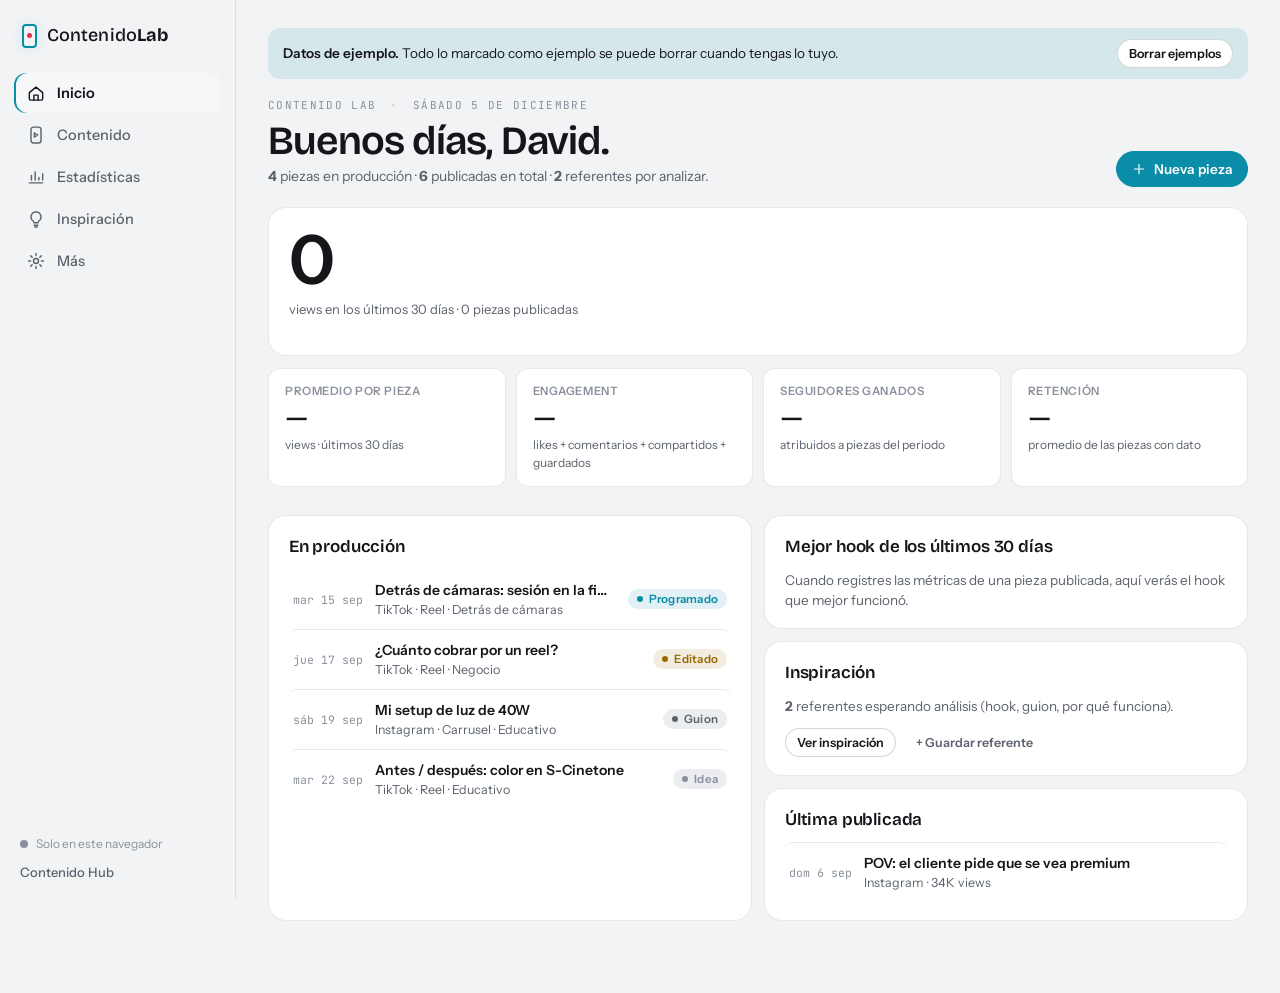
<file: lab/index.html>
<!DOCTYPE html>
<html lang="es">
<head>
  <meta charset="UTF-8">
  <meta name="viewport" content="width=device-width, initial-scale=1.0, viewport-fit=cover">
  <title>Contenido Lab</title>
  <meta name="apple-mobile-web-app-capable" content="yes">
  <meta name="apple-mobile-web-app-status-bar-style" content="black-translucent">
  <meta name="apple-mobile-web-app-title" content="Lab">
  <meta name="theme-color" content="#0F1013">
  <link rel="manifest" href="manifest.webmanifest">
  <link rel="preconnect" href="https://fonts.googleapis.com">
  <link rel="preconnect" href="https://fonts.gstatic.com" crossorigin>
  <link href="https://fonts.googleapis.com/css2?family=Bricolage+Grotesque:opsz,wght@12..96,500;12..96,600;12..96,700&family=Instrument+Sans:wght@400;500;600&family=JetBrains+Mono:wght@400;500&display=swap" rel="stylesheet">
  <link rel="stylesheet" href="lab.css?v=1789335318">
  <link rel="icon" href="data:image/svg+xml,<svg xmlns='http://www.w3.org/2000/svg' viewBox='0 0 100 100'><rect x='22' y='6' width='56' height='88' rx='12' fill='%2315171B' stroke='%235FD8F0' stroke-width='6'/><circle cx='50' cy='50' r='9' fill='%23FF3B5C'/></svg>">
</head>
<body>

<div class="app" id="app">

  <!-- Riel lateral (Mac) -->
  <aside class="rail" id="rail">
    <div class="marca">
      <span class="marca-frame" aria-hidden="true"><i></i></span>
      <span class="marca-txt">Contenido<b>Lab</b></span>
    </div>
    <nav class="rail-nav" id="railNav" aria-label="Secciones">
      <button data-vista="inicio" class="active"><svg class="ic" viewBox="0 0 24 24"><path d="M4 11.5 12 5l8 6.5V19a1.5 1.5 0 0 1-1.5 1.5h-13A1.5 1.5 0 0 1 4 19z"/><path d="M9.5 20.5v-6h5v6"/></svg><span>Inicio</span></button>
      <button data-vista="contenido"><svg class="ic" viewBox="0 0 24 24"><rect x="6" y="2.5" width="12" height="19" rx="3"/><path d="M10 9.5v5l4-2.5z"/></svg><span>Contenido</span></button>
      <button data-vista="stats"><svg class="ic" viewBox="0 0 24 24"><path d="M4 19h16"/><path d="M6.5 15.5V10M11 15.5V6M15.5 15.5v-3M20 15.5V8"/></svg><span>Estadísticas</span></button>
      <button data-vista="inspo"><svg class="ic" viewBox="0 0 24 24"><path d="M12 3.5a6 6 0 0 0-3.4 10.9c.6.5.9 1.2.9 1.9v.2h5v-.2c0-.7.3-1.4.9-1.9A6 6 0 0 0 12 3.5z"/><path d="M9.8 19.5h4.4M10.5 21.5h3"/></svg><span>Inspiración</span></button>
      <button data-vista="mas"><svg class="ic" viewBox="0 0 24 24"><circle cx="12" cy="12" r="3"/><path d="M12 3v2.5M12 18.5V21M3 12h2.5M18.5 12H21M5.6 5.6l1.8 1.8M16.6 16.6l1.8 1.8M5.6 18.4l1.8-1.8M16.6 7.4l1.8-1.8"/></svg><span>Más</span></button>
    </nav>
    <div class="rail-pie">
      <span class="sync" id="syncBadge"><i></i><span id="syncTxt">Solo en este navegador</span></span>
      <a class="rail-link" id="linkHub" href="../index.html">Contenido Hub</a>
    </div>
  </aside>

  <main class="principal" id="main">
    <section id="v-inicio" class="vista active"></section>
    <section id="v-contenido" class="vista"></section>
    <section id="v-stats" class="vista"></section>
    <section id="v-inspo" class="vista"></section>
    <section id="v-mas" class="vista"></section>
  </main>

  <!-- Barra inferior (iPhone) -->
  <nav class="tabbar" id="tabbar" aria-label="Secciones">
    <button data-vista="inicio" class="active"><svg class="ic" viewBox="0 0 24 24"><path d="M4 11.5 12 5l8 6.5V19a1.5 1.5 0 0 1-1.5 1.5h-13A1.5 1.5 0 0 1 4 19z"/><path d="M9.5 20.5v-6h5v6"/></svg><span>Inicio</span></button>
    <button data-vista="contenido"><svg class="ic" viewBox="0 0 24 24"><rect x="6" y="2.5" width="12" height="19" rx="3"/><path d="M10 9.5v5l4-2.5z"/></svg><span>Contenido</span></button>
    <button data-vista="stats"><svg class="ic" viewBox="0 0 24 24"><path d="M4 19h16"/><path d="M6.5 15.5V10M11 15.5V6M15.5 15.5v-3M20 15.5V8"/></svg><span>Stats</span></button>
    <button data-vista="inspo"><svg class="ic" viewBox="0 0 24 24"><path d="M12 3.5a6 6 0 0 0-3.4 10.9c.6.5.9 1.2.9 1.9v.2h5v-.2c0-.7.3-1.4.9-1.9A6 6 0 0 0 12 3.5z"/><path d="M9.8 19.5h4.4M10.5 21.5h3"/></svg><span>Inspiración</span></button>
    <button data-vista="mas"><svg class="ic" viewBox="0 0 24 24"><circle cx="12" cy="12" r="3"/><path d="M12 3v2.5M12 18.5V21M3 12h2.5M18.5 12H21M5.6 5.6l1.8 1.8M16.6 16.6l1.8 1.8M5.6 18.4l1.8-1.8M16.6 7.4l1.8-1.8"/></svg><span>Más</span></button>
  </nav>
</div>

<!-- Ficha (lateral en Mac, hoja inferior en iPhone) -->
<div class="sheet-backdrop" id="sheetBackdrop"></div>
<aside class="sheet" id="sheet" role="dialog" aria-modal="true" aria-label="Ficha"></aside>

<div class="tip" id="tip" hidden></div>
<div class="toast" id="toast" hidden></div>

<script src="datos.js?v=1789335318"></script>
<script src="lab.js?v=1789335318"></script>
</body>
</html>
</file>
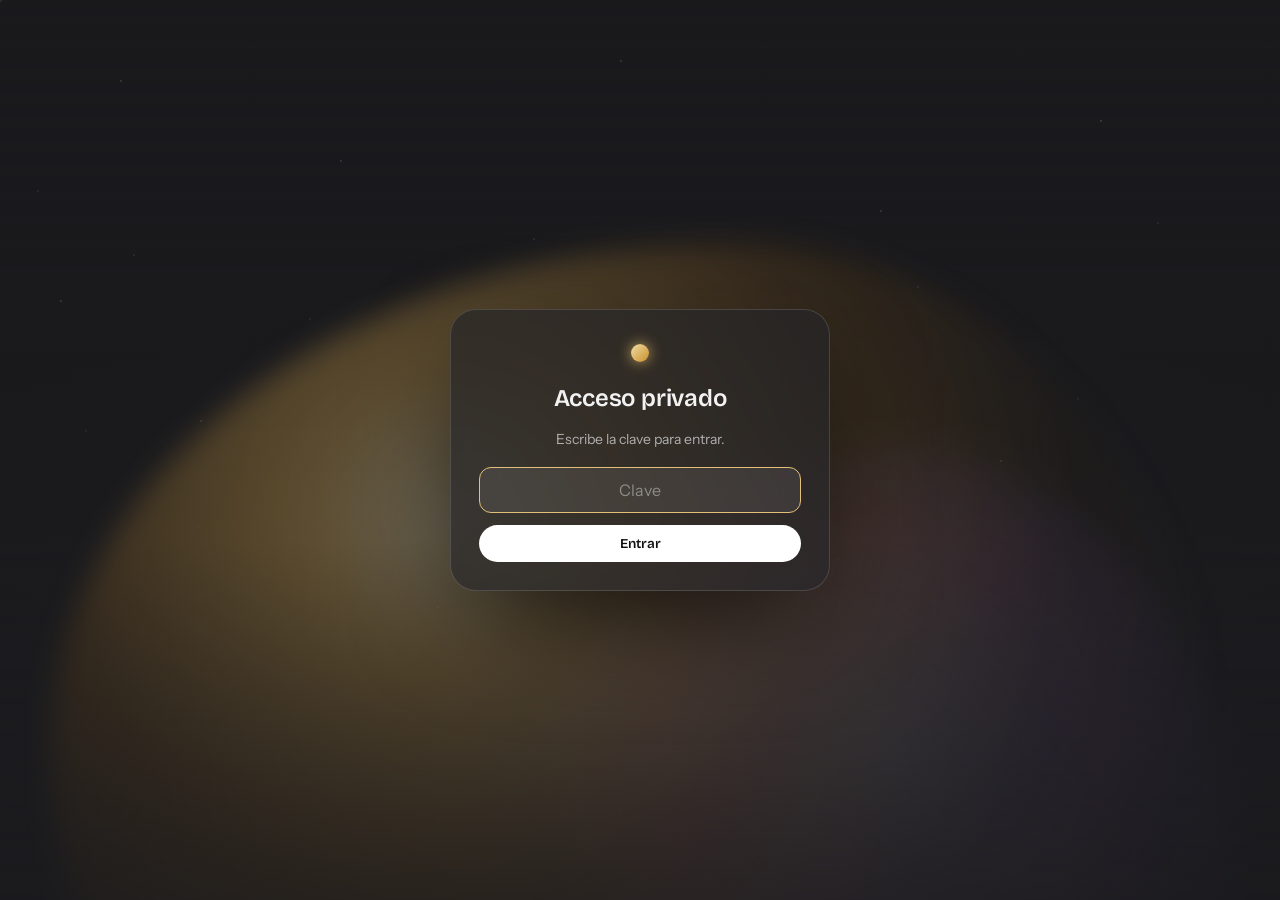
<file: estudio.html>
<!DOCTYPE html>
<html lang="es">
<head>
  <meta charset="UTF-8">
  <meta name="viewport" content="width=device-width, initial-scale=1.0">
  <title>Estudio</title>
  <link rel="preconnect" href="https://fonts.googleapis.com">
  <link rel="preconnect" href="https://fonts.gstatic.com" crossorigin>
  <link href="https://fonts.googleapis.com/css2?family=Bricolage+Grotesque:opsz,wght@12..96,500;12..96,600;12..96,700&family=Instrument+Sans:wght@400;500;600&display=swap" rel="stylesheet">
  <link rel="stylesheet" href="finanzas.css?v=1792784721">
  <link rel="stylesheet" href="estudio.css?v=1792784721">
  <link rel="icon" href="data:image/svg+xml,<svg xmlns='http://www.w3.org/2000/svg' viewBox='0 0 100 100'><circle cx='50' cy='50' r='36' fill='%23E9C46A'/></svg>">
</head>
<body>
  <!-- Fondo: negro profundo con una forma dorada líquida en movimiento -->
  <div class="bg" aria-hidden="true">
    <div class="stars"></div>
    <div class="blob"></div>
    <div class="blob b2"></div>
    <div class="veil"></div>
  </div>

  <!-- Candado: nada de lo que hay detrás se ve hasta entrar -->
  <div class="candado" id="candado" hidden>
    <div class="candado-caja">
      <span class="brand-dot grande"></span>
      <h1 class="candado-tit">Acceso privado</h1>
      <p class="candado-txt">Escribe la clave para entrar.</p>
      <input type="password" id="claveInput" class="edit-input" placeholder="Clave" autocomplete="off">
      <button class="btn-primary" id="claveBtn">Entrar</button>
      <p class="candado-error" id="claveError" hidden>Clave incorrecta, inténtalo de nuevo.</p>
    </div>
  </div>

  <div id="app" hidden>
    <header class="topbar">
      <div class="brand"><span class="brand-dot"></span><span class="brand-txt">Estudio</span></div>
      <nav class="pill-nav" id="nav">
        <button data-view="inicio" class="active">Inicio</button>
        <button data-view="proyectos">Proyectos</button>
        <button data-view="finanzas">Finanzas</button>
      </nav>
      <a class="pill-link" id="linkHub" href="index.html">Contenido Hub</a>
      <a class="pill-link" id="linkArchivo" href="archivo.html" hidden>Archivo</a>
    </header>

    <main id="main">
      <section id="view-inicio" class="view active"></section>
      <section id="view-proyectos" class="view"></section>
      <section id="view-finanzas" class="view"></section>
    </main>

    <footer class="foot">
      <span>Privado · vive solo en este navegador</span>
      <button class="link-btn" id="btnBloquear">Bloquear</button>
    </footer>
  </div>

  <div class="drawer-backdrop" id="drawerBackdrop"></div>
  <aside class="drawer" id="drawer"></aside>

  <script>
    // Semilla privada: solo existe en el Mac (evita un 404 en GitHub Pages)
    if (location.protocol === "file:" || /^(localhost|127\.0\.0\.1)$/.test(location.hostname)) {
      document.write('<script src="finanzas.semilla.js"><\/script>');
    }
    window.ENLACE_HUB = "index.html";
  </script>
  <script src="finanzas.js?v=1792784721"></script>
  <script src="estudio.js?v=1792784721"></script>
</body>
</html>
</file>
<file: lab/lab.css>
/* ════════════════════════════════════════════════════════════
   CONTENIDO LAB — monitor de edición: grafito frío, señal cian,
   marco vertical 9:16 como motivo, cifras en mono.
   Oscuro por defecto; claro cuando el sistema o el visor lo piden.
   ════════════════════════════════════════════════════════════ */
:root {
  color-scheme: dark;
  --bg: #0F1013; --bg-2: #15171B; --bg-3: #1C1F25; --bg-4: #242830;
  --line: rgba(255,255,255,.08); --line-2: rgba(255,255,255,.15);
  --ink: #EEF0F3; --dim: #A0A6B0; --faint: #6B7280;
  --accent: #5FD8F0; --accent-2: #8AE6F5; --accent-ink: #071115; --accent-soft: rgba(95,216,240,.14);
  --rec: #FF3B5C;
  --good: #3ED598; --warn: #F5C451; --bad: #FF6B6B;
  --good-soft: rgba(62,213,152,.14); --warn-soft: rgba(245,196,81,.14); --bad-soft: rgba(255,107,107,.14);
  --s-tiktok: #3987e5; --s-instagram: #d95926; --s-youtube: #199e70;
  --grid: #262A31; --axis: #3A3F49;
  --cover-s: 26%; --cover-l1: 24%; --cover-l2: 11%; --cover-txt: #F4F6F8;
  --shadow: 0 14px 34px -14px rgba(0,0,0,.65);
  --radius: 18px; --radius-sm: 12px;
  --font-head: "Bricolage Grotesque", "Avenir Next", "Helvetica Neue", sans-serif;
  --font-body: "Instrument Sans", "Helvetica Neue", Arial, sans-serif;
  --font-mono: "JetBrains Mono", ui-monospace, SFMono-Regular, Menlo, monospace;
  --rail: 236px; --sheet: 540px;
}
@media (prefers-color-scheme: light) {
  :root:not([data-theme="dark"]) {
    color-scheme: light;
    --bg: #F2F3F5; --bg-2: #FFFFFF; --bg-3: #F6F7F9; --bg-4: #EBEDF1;
    --line: rgba(15,16,19,.09); --line-2: rgba(15,16,19,.17);
    --ink: #14161A; --dim: #5B626D; --faint: #8A919C;
    --accent: #0A8DA8; --accent-2: #0B7A91; --accent-ink: #FFFFFF; --accent-soft: rgba(10,141,168,.12);
    --rec: #E5304F;
    --good: #178A55; --warn: #9A6A05; --bad: #C93B3B;
    --good-soft: rgba(23,138,85,.12); --warn-soft: rgba(154,106,5,.12); --bad-soft: rgba(201,59,59,.12);
    --s-tiktok: #2a78d6; --s-instagram: #eb6834; --s-youtube: #1baf7a;
    --grid: #E3E5E9; --axis: #C9CCD3;
    --cover-s: 34%; --cover-l1: 88%; --cover-l2: 74%; --cover-txt: #14161A;
    --shadow: 0 14px 34px -16px rgba(20,22,26,.28);
  }
}
:root[data-theme="light"] {
  color-scheme: light;
  --bg: #F2F3F5; --bg-2: #FFFFFF; --bg-3: #F6F7F9; --bg-4: #EBEDF1;
  --line: rgba(15,16,19,.09); --line-2: rgba(15,16,19,.17);
  --ink: #14161A; --dim: #5B626D; --faint: #8A919C;
  --accent: #0A8DA8; --accent-2: #0B7A91; --accent-ink: #FFFFFF; --accent-soft: rgba(10,141,168,.12);
  --rec: #E5304F;
  --good: #178A55; --warn: #9A6A05; --bad: #C93B3B;
  --good-soft: rgba(23,138,85,.12); --warn-soft: rgba(154,106,5,.12); --bad-soft: rgba(201,59,59,.12);
  --s-tiktok: #2a78d6; --s-instagram: #eb6834; --s-youtube: #1baf7a;
  --grid: #E3E5E9; --axis: #C9CCD3;
  --cover-s: 34%; --cover-l1: 88%; --cover-l2: 74%; --cover-txt: #14161A;
  --shadow: 0 14px 34px -16px rgba(20,22,26,.28);
}

* { margin: 0; padding: 0; box-sizing: border-box; }
html { scroll-behavior: smooth; -webkit-text-size-adjust: 100%; }
body {
  background: var(--bg); color: var(--ink);
  font-family: var(--font-body); font-size: 15px; line-height: 1.5; min-height: 100vh;
  -webkit-font-smoothing: antialiased;
}
button, input, select, textarea { font-family: inherit; font-size: inherit; color: inherit; }
button { cursor: pointer; }
a { color: var(--accent); }
button:focus-visible, a:focus-visible, input:focus-visible, textarea:focus-visible, select:focus-visible, [tabindex]:focus-visible {
  outline: 2px solid var(--accent); outline-offset: 2px;
}
@media (prefers-reduced-motion: reduce) {
  html { scroll-behavior: auto; }
  *, *::before, *::after { animation: none !important; transition: none !important; }
}
.mono { font-family: var(--font-mono); font-variant-numeric: tabular-nums; letter-spacing: -.01em; }
.dim { color: var(--dim); } .faint { color: var(--faint); }
.bien { color: var(--good); } .mal { color: var(--bad); } .ojo { color: var(--warn); }
[hidden] { display: none !important; }

/* ═══════════ ESTRUCTURA ═══════════ */
.app { display: grid; grid-template-columns: var(--rail) minmax(0, 1fr); min-height: 100vh; }
.rail {
  position: sticky; top: 0; height: 100vh;
  padding: 22px 14px 18px; border-right: 1px solid var(--line);
  display: flex; flex-direction: column; gap: 24px; background: var(--bg);
}
.marca { display: flex; align-items: center; gap: 10px; padding: 0 8px; font-family: var(--font-head); font-size: 18px; font-weight: 500; letter-spacing: .005em; }
.marca b { font-weight: 700; }
.marca-frame {
  width: 15px; height: 24px; border-radius: 4px; border: 2px solid var(--accent);
  display: grid; place-items: center; flex: none; box-shadow: 0 0 14px var(--accent-soft);
}
.marca-frame i { width: 5px; height: 5px; border-radius: 50%; background: var(--rec); animation: rec 2.4s ease-in-out infinite; }
@keyframes rec { 0%, 100% { opacity: 1; } 50% { opacity: .25; } }
.rail-nav { display: flex; flex-direction: column; gap: 2px; }
.rail-nav button {
  display: flex; align-items: center; gap: 11px; width: 100%; text-align: left;
  border: 0; background: transparent; color: var(--dim); font-weight: 500; font-size: 14.5px;
  padding: 10px 12px; border-radius: 12px; transition: background .15s, color .15s;
}
.rail-nav button:hover { background: var(--bg-3); color: var(--ink); }
.rail-nav button.active { background: var(--bg-3); color: var(--ink); font-weight: 600; box-shadow: inset 2px 0 0 var(--accent); }
.ic { width: 20px; height: 20px; flex: none; fill: none; stroke: currentColor; stroke-width: 1.7; stroke-linecap: round; stroke-linejoin: round; }
.rail-pie { margin-top: auto; display: flex; flex-direction: column; gap: 10px; padding: 0 6px; }
.sync { display: inline-flex; align-items: center; gap: 8px; font-size: 12px; color: var(--faint); }
.sync i { width: 8px; height: 8px; border-radius: 50%; background: var(--faint); flex: none; }
.sync[data-estado="ok"] i { background: var(--good); }
.sync[data-estado="guardando"] i, .sync[data-estado="conectando"] i { background: var(--warn); animation: rec 1s ease-in-out infinite; }
.sync[data-estado="error"] i { background: var(--bad); }
.rail-link { font-size: 13px; color: var(--dim); text-decoration: none; font-weight: 500; }
.rail-link:hover { color: var(--ink); }

.principal { padding: 28px 32px 72px; max-width: 1180px; width: 100%; min-width: 0; }
.vista { display: none; }
.vista.active { display: block; animation: aparecer .25s ease; }
@keyframes aparecer { from { opacity: 0; transform: translateY(6px); } to { opacity: 1; transform: none; } }

/* Barra inferior (iPhone) */
.tabbar {
  display: none; position: fixed; left: 12px; right: 12px; bottom: calc(10px + env(safe-area-inset-bottom)); z-index: 60;
  background: color-mix(in srgb, var(--bg-2) 82%, transparent);
  border: 1px solid var(--line-2); border-radius: 22px; padding: 6px;
  backdrop-filter: blur(18px) saturate(1.3); -webkit-backdrop-filter: blur(18px) saturate(1.3);
  box-shadow: var(--shadow);
}
.tabbar button {
  flex: 1; display: flex; flex-direction: column; align-items: center; gap: 3px;
  border: 0; background: transparent; color: var(--faint); font-size: 10.5px; font-weight: 600; letter-spacing: .02em;
  padding: 7px 2px 5px; border-radius: 14px; transition: color .15s, background .15s;
}
.tabbar button.active { color: var(--ink); background: var(--bg-3); }
.tabbar button .ic { width: 22px; height: 22px; }

@media (max-width: 860px) {
  .app { grid-template-columns: minmax(0, 1fr); }
  .rail { display: none; }
  .principal { padding: 14px 16px calc(100px + env(safe-area-inset-bottom)); }
  .tabbar { display: flex; }
}

/* ═══════════ CABECERAS DE SECCIÓN ═══════════ */
.top { display: flex; align-items: flex-end; justify-content: space-between; gap: 16px; flex-wrap: wrap; margin-bottom: 20px; }
.eyebrow { font-family: var(--font-mono); font-size: 11px; letter-spacing: .12em; text-transform: uppercase; color: var(--faint); margin-bottom: 6px; }
.eyebrow .sep { margin: 0 6px; opacity: .5; }
h1.titulo { font-family: var(--font-head); font-size: clamp(28px, 4vw, 40px); font-weight: 600; letter-spacing: -.02em; line-height: 1.05; text-wrap: balance; }
h2.sub { font-family: var(--font-head); font-size: 19px; font-weight: 600; letter-spacing: -.01em; }
.bloque { margin-top: 28px; }
.bloque-cab { display: flex; align-items: center; justify-content: space-between; gap: 12px; margin-bottom: 12px; }
.lead { color: var(--dim); font-size: 14px; max-width: 62ch; margin-top: 4px; }

/* ═══════════ BOTONES Y CHIPS ═══════════ */
.btn {
  display: inline-flex; align-items: center; gap: 7px; border: 1px solid var(--line-2); background: var(--bg-2);
  color: var(--ink); font-weight: 600; font-size: 13.5px; padding: 9px 14px; border-radius: 999px;
  transition: background .15s, border-color .15s, transform .12s; white-space: nowrap;
}
.btn:hover { background: var(--bg-3); border-color: var(--faint); }
.btn:active { transform: scale(.98); }
.btn .ic { width: 16px; height: 16px; }
.btn-primary { background: var(--accent); border-color: var(--accent); color: var(--accent-ink); }
.btn-primary:hover { background: var(--accent-2); border-color: var(--accent-2); }
.btn-ghost { background: transparent; border-color: transparent; color: var(--dim); }
.btn-ghost:hover { background: var(--bg-3); border-color: transparent; color: var(--ink); }
.btn-danger { color: var(--bad); border-color: transparent; background: transparent; }
.btn-danger:hover { background: var(--bad-soft); border-color: transparent; }
.btn-ia { border-color: transparent; background: linear-gradient(135deg, var(--accent-soft), transparent); color: var(--accent); }
.btn-ia:hover { background: var(--accent-soft); }
.btn:disabled { opacity: .5; cursor: default; transform: none; }
.btn-sm { padding: 6px 11px; font-size: 12.5px; }
.link-btn { background: none; border: 0; color: var(--dim); font-size: 13px; font-weight: 500; padding: 4px 0; }
.link-btn:hover { color: var(--ink); text-decoration: underline; }

.filtros { display: flex; align-items: center; gap: 8px; flex-wrap: wrap; margin-bottom: 18px; }
.chips { display: flex; gap: 6px; flex-wrap: wrap; }
.chips.scroll { flex-wrap: nowrap; overflow-x: auto; scrollbar-width: none; margin-inline: -16px; padding-inline: 16px; }
.chips.scroll::-webkit-scrollbar { display: none; }
.chip {
  border: 1px solid var(--line-2); background: transparent; color: var(--dim); font-size: 13px; font-weight: 500;
  padding: 6px 12px; border-radius: 999px; white-space: nowrap; transition: all .15s;
}
.chip:hover { color: var(--ink); border-color: var(--faint); }
.chip.active { background: var(--ink); color: var(--bg); border-color: var(--ink); font-weight: 600; }
.chip .n { font-family: var(--font-mono); font-size: 11px; opacity: .7; margin-left: 4px; }
.buscar {
  display: flex; align-items: center; gap: 8px; border: 1px solid var(--line-2); background: var(--bg-2); border-radius: 999px; padding: 7px 12px; min-width: 0; flex: 1 1 200px;
}
.buscar input { border: 0; background: transparent; width: 100%; min-width: 0; outline: none; font-size: 14px; }
.buscar .ic { width: 16px; height: 16px; color: var(--faint); }
select.sel {
  border: 1px solid var(--line-2); background: var(--bg-2); border-radius: 999px; padding: 7px 30px 7px 12px; font-size: 13px; font-weight: 500; color: var(--ink);
  appearance: none; -webkit-appearance: none;
  background-image: url("data:image/svg+xml,%3Csvg xmlns='http://www.w3.org/2000/svg' viewBox='0 0 24 24' fill='none' stroke='%238A919C' stroke-width='2' stroke-linecap='round'%3E%3Cpath d='M6 9l6 6 6-6'/%3E%3C/svg%3E");
  background-repeat: no-repeat; background-position: right 10px center; background-size: 14px;
}
.segmento { display: inline-flex; background: var(--bg-3); border-radius: 999px; padding: 3px; gap: 2px; }
.segmento button { border: 0; background: transparent; color: var(--dim); font-size: 13px; font-weight: 500; padding: 6px 13px; border-radius: 999px; }
.segmento button.active { background: var(--bg-2); color: var(--ink); font-weight: 600; box-shadow: 0 1px 3px rgba(0,0,0,.25); }

/* Píldoras de estado (forma + color, nunca solo color) */
.pill { display: inline-flex; align-items: center; gap: 6px; font-size: 11.5px; font-weight: 600; letter-spacing: .02em; padding: 3px 9px; border-radius: 999px; background: var(--bg-4); color: var(--dim); white-space: nowrap; }
.pill::before { content: ""; width: 6px; height: 6px; border-radius: 50%; background: currentColor; }
.pill.e-idea { color: var(--faint); }
.pill.e-guion { color: var(--dim); }
.pill.e-grabado { color: var(--warn); background: var(--warn-soft); }
.pill.e-editado { color: var(--warn); background: var(--warn-soft); }
.pill.e-programado { color: var(--accent); background: var(--accent-soft); }
.pill.e-publicado { color: var(--good); background: var(--good-soft); }
.pill.e-por-analizar { color: var(--warn); background: var(--warn-soft); }
.pill.e-analizado { color: var(--accent); background: var(--accent-soft); }
.pill.e-usado { color: var(--good); background: var(--good-soft); }
.tag { display: inline-flex; align-items: center; font-size: 11.5px; font-weight: 500; padding: 3px 8px; border-radius: 7px; background: var(--bg-4); color: var(--dim); white-space: nowrap; }
.tag.p-tiktok { color: var(--ink); box-shadow: inset 3px 0 0 var(--s-tiktok); }
.tag.p-instagram { color: var(--ink); box-shadow: inset 3px 0 0 var(--s-instagram); }
.tag.p-youtube { color: var(--ink); box-shadow: inset 3px 0 0 var(--s-youtube); }

/* ═══════════ TARJETAS ═══════════ */
.card { background: var(--bg-2); border: 1px solid var(--line); border-radius: var(--radius); padding: 18px 20px; min-width: 0; }
.card h3 { font-family: var(--font-head); font-size: 17px; font-weight: 600; margin-bottom: 10px; letter-spacing: -.01em; }
.card-nota { color: var(--dim); font-size: 13.5px; }
.grid-2 { display: grid; grid-template-columns: repeat(2, minmax(0, 1fr)); gap: 12px; }
.grid-3 { display: grid; grid-template-columns: repeat(3, minmax(0, 1fr)); gap: 12px; }
@media (max-width: 860px) { .grid-2, .grid-3 { grid-template-columns: minmax(0, 1fr); } }

.banner { display: flex; align-items: center; gap: 12px; flex-wrap: wrap; background: var(--accent-soft); border: 1px solid transparent; border-radius: var(--radius-sm); padding: 10px 14px; font-size: 13.5px; margin-bottom: 18px; }
.banner b { font-weight: 600; }
.banner .btn { margin-left: auto; }
.vacio { text-align: center; padding: 42px 20px; color: var(--dim); border: 1px dashed var(--line-2); border-radius: var(--radius); }
.vacio b { display: block; color: var(--ink); font-family: var(--font-head); font-size: 18px; margin-bottom: 4px; }
.vacio .btn { margin-top: 14px; }

/* Cifras */
.hero-fig { display: flex; align-items: flex-end; gap: 18px; flex-wrap: wrap; margin-bottom: 18px; }
.hero-num { font-family: var(--font-body); font-weight: 600; font-size: clamp(44px, 7vw, 68px); line-height: 1; letter-spacing: -.03em; }
.hero-lbl { font-size: 13px; color: var(--dim); margin-top: 6px; }
.delta { display: inline-flex; align-items: center; gap: 4px; font-family: var(--font-mono); font-size: 12.5px; font-weight: 500; padding: 4px 9px; border-radius: 999px; background: var(--bg-3); color: var(--dim); }
.delta.up { color: var(--good); background: var(--good-soft); }
.delta.down { color: var(--bad); background: var(--bad-soft); }
.kpis { display: grid; grid-template-columns: repeat(4, minmax(0, 1fr)); gap: 10px; }
@media (max-width: 860px) { .kpis { grid-template-columns: repeat(2, minmax(0, 1fr)); } }
.kpi { background: var(--bg-2); border: 1px solid var(--line); border-radius: var(--radius-sm); padding: 14px 16px; display: flex; flex-direction: column; gap: 3px; min-width: 0; }
.kpi-lbl { font-size: 11.5px; font-weight: 600; letter-spacing: .05em; text-transform: uppercase; color: var(--faint); }
.kpi-val { font-size: 26px; font-weight: 600; letter-spacing: -.02em; line-height: 1.15; }
.kpi-sub { font-size: 12px; color: var(--dim); }
.spark { width: 100%; height: auto; margin-top: 6px; display: block; }
.spark .l { fill: none; stroke: var(--faint); stroke-width: 1.5; }
.spark .a { fill: var(--accent); opacity: .12; }
.spark .p { fill: var(--accent); stroke: var(--bg-2); stroke-width: 2; }

/* ═══════════ REELS (marco 9:16) ═══════════ */
.grid-reels { display: grid; grid-template-columns: repeat(auto-fill, minmax(168px, 1fr)); gap: 14px; }
@media (max-width: 860px) { .grid-reels { grid-template-columns: repeat(2, minmax(0, 1fr)); gap: 10px; } }
.reel { background: var(--bg-2); border: 1px solid var(--line); border-radius: var(--radius); padding: 8px 8px 12px; text-align: left; color: var(--ink); display: flex; flex-direction: column; gap: 8px; min-width: 0; transition: transform .18s cubic-bezier(.32,.72,.28,1), border-color .18s; }
button.reel { width: 100%; }
.reel:hover { transform: translateY(-3px); border-color: var(--line-2); }
.cover {
  position: relative; aspect-ratio: 9 / 16; width: 100%; max-width: 100%; border-radius: 12px; overflow: hidden; padding: 11px;
  display: flex; flex-direction: column; justify-content: flex-end;
  background: linear-gradient(165deg, hsl(var(--h, 200) var(--cover-s) var(--cover-l1)), hsl(calc(var(--h, 200) + 36) var(--cover-s) var(--cover-l2)));
  color: var(--cover-txt);
}
.cover::before { content: ""; position: absolute; inset: 6px; border: 1px solid color-mix(in srgb, var(--cover-txt) 14%, transparent); border-radius: 8px; pointer-events: none; }
.cover-hook { font-family: var(--font-head); font-weight: 700; font-size: clamp(14px, 1.35vw, 17px); line-height: 1.12; letter-spacing: -.015em; display: -webkit-box; -webkit-line-clamp: 6; -webkit-box-orient: vertical; overflow: hidden; text-wrap: balance; }
.cover-hook.vacio-hook { font-weight: 500; opacity: .55; }
.cover-top { position: absolute; top: 10px; left: 10px; right: 10px; display: flex; justify-content: space-between; align-items: center; gap: 6px; font-family: var(--font-mono); font-size: 10.5px; letter-spacing: .04em; opacity: .85; }
.cover-top span { white-space: nowrap; }
.cover-top .plat { display: inline-flex; align-items: center; gap: 4px; }
.cover-top .plat i { width: 7px; height: 7px; border-radius: 50%; }
.cover-top .plat.p-tiktok i { background: var(--s-tiktok); } .cover-top .plat.p-instagram i { background: var(--s-instagram); } .cover-top .plat.p-youtube i { background: var(--s-youtube); }
.cover.grande { max-width: 220px; margin: 0 auto; }
.reel-tit { font-weight: 600; font-size: 14px; line-height: 1.3; padding: 0 4px; display: -webkit-box; -webkit-line-clamp: 2; -webkit-box-orient: vertical; overflow: hidden; }
.reel-meta { display: flex; align-items: center; justify-content: space-between; gap: 6px; padding: 0 4px; font-size: 12px; color: var(--dim); flex-wrap: wrap; }
.reel-stats { display: flex; gap: 10px; padding: 0 4px; font-family: var(--font-mono); font-size: 11.5px; color: var(--dim); }
.reel-stats b { color: var(--ink); font-weight: 500; }
.reel-autor { font-size: 12.5px; color: var(--dim); padding: 0 4px; display: flex; align-items: center; gap: 6px; }

/* Pipeline (columnas por estado) */
.pipeline { display: grid; grid-auto-flow: column; grid-auto-columns: minmax(210px, 1fr); gap: 12px; overflow-x: auto; padding-bottom: 8px; margin-inline: -16px; padding-inline: 16px; scroll-snap-type: x proximity; }
.col { background: var(--bg-2); border: 1px solid var(--line); border-radius: var(--radius); padding: 12px; min-width: 0; scroll-snap-align: start; }
.col-cab { display: flex; align-items: center; justify-content: space-between; margin-bottom: 10px; font-size: 13px; font-weight: 600; }
.col-cab .n { font-family: var(--font-mono); font-size: 11.5px; color: var(--faint); font-weight: 500; }
.col-item { display: block; width: 100%; text-align: left; background: var(--bg-3); border: 1px solid transparent; border-radius: 12px; padding: 10px 12px; margin-bottom: 8px; color: var(--ink); }
.col-item:hover { border-color: var(--line-2); }
.col-item b { display: block; font-weight: 600; font-size: 13.5px; line-height: 1.3; }
.col-item span { font-size: 12px; color: var(--dim); }

/* Listas de filas */
.lista { display: flex; flex-direction: column; }
.fila { display: flex; align-items: center; gap: 12px; width: 100%; text-align: left; background: none; border: 0; border-top: 1px solid var(--line); padding: 11px 4px; color: var(--ink); border-radius: 8px; }
.fila:first-child { border-top: 0; }
button.fila:hover { background: var(--bg-3); }
.fila .cuando { font-family: var(--font-mono); font-size: 11.5px; color: var(--faint); min-width: 62px; }
.fila .que { flex: 1; min-width: 0; }
.fila .que b { display: block; font-weight: 600; font-size: 14px; white-space: nowrap; overflow: hidden; text-overflow: ellipsis; }
.fila .que span { font-size: 12.5px; color: var(--dim); }
.fila .num { font-family: var(--font-mono); font-size: 13px; color: var(--ink); }

/* ═══════════ GRÁFICAS ═══════════ */
.chart-card { background: var(--bg-2); border: 1px solid var(--line); border-radius: var(--radius); padding: 16px 18px 12px; min-width: 0; }
.chart-cab { display: flex; align-items: baseline; justify-content: space-between; gap: 10px; margin-bottom: 8px; flex-wrap: wrap; }
.chart-cab h3 { font-family: var(--font-head); font-size: 16px; font-weight: 600; }
.chart-cab span { font-size: 12px; color: var(--faint); }
.chart svg { width: 100%; height: auto; display: block; overflow: visible; }
.chart text { font-family: var(--font-body); font-size: 11px; fill: var(--faint); }
.chart .lbl { fill: var(--dim); font-weight: 600; font-family: var(--font-mono); font-size: 10.5px; }
.chart .cat { fill: var(--dim); font-size: 11.5px; }
.chart .grid line { stroke: var(--grid); stroke-width: 1; }
.chart .axis { stroke: var(--axis); stroke-width: 1; }
.chart .mark { fill: var(--accent); transition: opacity .12s; }
.chart .mark.p-tiktok { fill: var(--s-tiktok); } .chart .mark.p-instagram { fill: var(--s-instagram); } .chart .mark.p-youtube { fill: var(--s-youtube); }
.chart .hit { fill: transparent; cursor: default; }
.chart .hit:hover + .mark, .chart .hit:focus + .mark, .chart g:hover .mark { opacity: .8; }
.chart .linea { fill: none; stroke: var(--accent); stroke-width: 2; stroke-linejoin: round; stroke-linecap: round; }
.chart .area { fill: var(--accent); opacity: .1; }
.chart .dot { fill: var(--accent); stroke: var(--bg-2); stroke-width: 2; }
.chart .ghost { fill: var(--faint); opacity: .35; }
.leyenda { display: flex; gap: 14px; flex-wrap: wrap; font-size: 12px; color: var(--dim); margin-top: 8px; }
.leyenda i { display: inline-block; width: 10px; height: 10px; border-radius: 3px; margin-right: 6px; vertical-align: -1px; }
.leyenda .p-tiktok i { background: var(--s-tiktok); } .leyenda .p-instagram i { background: var(--s-instagram); } .leyenda .p-youtube i { background: var(--s-youtube); }
.tip { position: fixed; z-index: 90; pointer-events: none; background: var(--ink); color: var(--bg); font-size: 12.5px; padding: 7px 10px; border-radius: 8px; box-shadow: var(--shadow); max-width: 240px; line-height: 1.35; }
.tip b { font-family: var(--font-mono); font-weight: 600; }
.insights { display: flex; flex-direction: column; gap: 10px; }
.insight { display: flex; gap: 12px; align-items: flex-start; background: var(--bg-2); border: 1px solid var(--line); border-radius: var(--radius-sm); padding: 12px 14px; font-size: 14px; }
.insight .k { font-family: var(--font-mono); font-size: 12px; color: var(--accent); font-weight: 500; white-space: nowrap; padding-top: 2px; }

/* Tabla */
.tabla-wrap { overflow-x: auto; border: 1px solid var(--line); border-radius: var(--radius-sm); background: var(--bg-2); }
table.tabla { width: 100%; border-collapse: collapse; font-size: 13px; min-width: 640px; }
.tabla th, .tabla td { padding: 9px 12px; text-align: left; border-bottom: 1px solid var(--line); white-space: nowrap; }
.tabla th { font-size: 11px; letter-spacing: .06em; text-transform: uppercase; color: var(--faint); font-weight: 600; }
.tabla td.num, .tabla th.num { text-align: right; font-family: var(--font-mono); font-variant-numeric: tabular-nums; }
.tabla tr:last-child td { border-bottom: 0; }
details.plegable > summary { cursor: pointer; font-size: 13.5px; font-weight: 600; color: var(--dim); list-style: none; padding: 8px 0; }
details.plegable > summary::-webkit-details-marker { display: none; }
details.plegable > summary::before { content: "›"; display: inline-block; margin-right: 8px; transition: transform .15s; }
details.plegable[open] > summary::before { transform: rotate(90deg); }

/* ═══════════ FICHA (sheet) ═══════════ */
.sheet-backdrop { position: fixed; inset: 0; background: rgba(0,0,0,.5); backdrop-filter: blur(2px); -webkit-backdrop-filter: blur(2px); opacity: 0; pointer-events: none; transition: opacity .2s; z-index: 70; }
.sheet-backdrop.abierto { opacity: 1; pointer-events: auto; }
.sheet {
  position: fixed; top: 0; right: 0; bottom: 0; width: min(var(--sheet), 100%); z-index: 80;
  background: var(--bg-2); border-left: 1px solid var(--line); box-shadow: var(--shadow);
  transform: translateX(104%); transition: transform .28s cubic-bezier(.32,.72,.28,1);
  overflow-y: auto; overscroll-behavior: contain; padding: 22px 24px 40px;
}
.sheet.abierta { transform: none; }
@media (max-width: 860px) {
  .sheet { top: auto; left: 0; right: 0; bottom: 0; width: 100%; max-height: 92dvh; border-radius: 22px 22px 0 0; border-left: 0; border-top: 1px solid var(--line-2); transform: translateY(104%); padding: 12px 16px calc(28px + env(safe-area-inset-bottom)); }
  .sheet::before { content: ""; display: block; width: 40px; height: 4px; border-radius: 2px; background: var(--line-2); margin: 0 auto 12px; }
}
.sheet-cab { display: flex; align-items: center; justify-content: space-between; gap: 10px; margin-bottom: 16px; }
.sheet-cab .cerrar { border: 0; background: var(--bg-3); color: var(--ink); width: 34px; height: 34px; border-radius: 50%; display: grid; place-items: center; font-size: 18px; line-height: 1; }
.sheet-tit { font-family: var(--font-head); font-size: 22px; font-weight: 600; letter-spacing: -.015em; line-height: 1.15; }
.sheet-sec { margin-top: 22px; }
.sheet-sec h4 { font-size: 11.5px; font-weight: 600; letter-spacing: .08em; text-transform: uppercase; color: var(--faint); margin-bottom: 10px; }
.acciones { display: flex; gap: 8px; flex-wrap: wrap; align-items: center; margin-top: 22px; position: sticky; bottom: -40px; background: var(--bg-2); padding: 12px 0 4px; border-top: 1px solid var(--line); }
@media (max-width: 860px) { .acciones { bottom: calc(-28px - env(safe-area-inset-bottom)); } }
.acciones .derecha { margin-left: auto; }
.form-grid { display: grid; grid-template-columns: repeat(2, minmax(0, 1fr)); gap: 12px; }
.form-grid .ancho { grid-column: 1 / -1; }
@media (max-width: 480px) { .form-grid { grid-template-columns: minmax(0, 1fr); } }
.campo { display: flex; flex-direction: column; gap: 5px; min-width: 0; }
.campo label { font-size: 12px; font-weight: 600; color: var(--dim); }
.campo label .hint { font-weight: 400; color: var(--faint); }
.campo input, .campo select, .campo textarea {
  width: 100%; border: 1px solid var(--line-2); background: var(--bg-3); color: var(--ink); border-radius: 10px; padding: 9px 11px; font-size: 14.5px; min-width: 0;
}
.campo input:focus, .campo select:focus, .campo textarea:focus { border-color: var(--accent); outline: none; box-shadow: 0 0 0 3px var(--accent-soft); }
.campo textarea { resize: vertical; min-height: 84px; line-height: 1.5; }
.campo textarea.guion { min-height: 160px; font-family: var(--font-body); }
.campo input[type="number"], .campo input.mono { font-family: var(--font-mono); }
.campo .ayuda { font-size: 12px; color: var(--faint); }
.metricas-grid { display: grid; grid-template-columns: repeat(4, minmax(0, 1fr)); gap: 8px; }
@media (max-width: 480px) { .metricas-grid { grid-template-columns: repeat(2, minmax(0, 1fr)); } }
.metricas-grid .campo input { font-family: var(--font-mono); padding: 8px 9px; font-size: 14px; }
.ficha-hero { display: grid; grid-template-columns: 96px 1fr; gap: 14px; align-items: start; }
.ficha-hero .cover { border-radius: 10px; padding: 8px; }
.ficha-hero .cover-hook { font-size: 11px; -webkit-line-clamp: 8; }
.ficha-hero .cover-top { display: none; }
.ficha-datos { display: flex; flex-direction: column; gap: 6px; font-size: 13.5px; color: var(--dim); }
.ficha-datos .fila-chips { display: flex; gap: 6px; flex-wrap: wrap; }
.ficha-datos a { word-break: break-all; }

/* Estructura del guion (beats) */
.beats { display: flex; flex-direction: column; gap: 0; border-left: 2px solid var(--line-2); margin: 6px 0 0 6px; padding-left: 14px; }
.beat { position: relative; padding: 4px 0 12px; }
.beat::before { content: ""; position: absolute; left: -20px; top: 10px; width: 10px; height: 10px; border-radius: 50%; background: var(--bg-2); border: 2px solid var(--accent); }
.beat.b-hook::before { background: var(--accent); }
.beat .b-parte { font-family: var(--font-mono); font-size: 11px; letter-spacing: .06em; text-transform: uppercase; color: var(--accent); }
.beat .b-parte span { color: var(--faint); margin-left: 8px; text-transform: none; letter-spacing: 0; }
.beat .b-txt { font-size: 14px; margin-top: 2px; }
.porque { display: flex; flex-direction: column; gap: 6px; font-size: 14px; }
.porque li { list-style: none; padding-left: 18px; position: relative; }
.porque li::before { content: "✦"; position: absolute; left: 0; color: var(--accent); font-size: 11px; top: 3px; }
.cita { font-family: var(--font-head); font-size: 18px; font-weight: 600; line-height: 1.25; letter-spacing: -.01em; padding: 12px 14px; border-radius: 12px; background: var(--bg-3); }
.cita::before { content: "“"; color: var(--accent); margin-right: 2px; }
.cita::after { content: "”"; color: var(--accent); margin-left: 2px; }
.ia-salida { background: var(--bg-3); border-radius: 12px; padding: 12px 14px; font-size: 13.5px; color: var(--dim); white-space: pre-wrap; margin-top: 10px; }
.ia-salida.pensando::after { content: "…"; animation: rec 1s infinite; }
.variantes { display: flex; flex-direction: column; gap: 6px; margin-top: 8px; }
.variante { display: flex; align-items: center; gap: 10px; background: var(--bg-3); border-radius: 10px; padding: 9px 12px; font-size: 14px; }
.variante .txt { flex: 1; }
.variante .btn { flex: none; }

/* Fórmulas de hook */
.formulas { display: grid; grid-template-columns: repeat(auto-fill, minmax(280px, 1fr)); gap: 12px; }
@media (max-width: 860px) { .formulas { grid-template-columns: minmax(0, 1fr); } }
.formula { background: var(--bg-2); border: 1px solid var(--line); border-radius: var(--radius); padding: 16px 18px; display: flex; flex-direction: column; gap: 8px; min-width: 0; }
.formula .f-tipo { font-family: var(--font-mono); font-size: 11px; letter-spacing: .08em; text-transform: uppercase; color: var(--accent); }
.formula .f-nombre { font-family: var(--font-head); font-size: 17px; font-weight: 600; letter-spacing: -.01em; }
.formula .f-plantilla { font-size: 14px; }
.formula .f-plantilla mark { background: var(--accent-soft); color: var(--ink); border-radius: 4px; padding: 0 4px; }
.formula .f-ej { font-size: 13px; color: var(--dim); border-left: 2px solid var(--line-2); padding-left: 10px; }
.formula .f-pie { display: flex; justify-content: space-between; align-items: center; gap: 8px; margin-top: 4px; }
.formula .f-pie span { font-size: 12px; color: var(--faint); }

/* Ajustes */
.ajuste-fila { display: flex; align-items: center; justify-content: space-between; gap: 12px; padding: 12px 0; border-top: 1px solid var(--line); flex-wrap: wrap; }
.ajuste-fila:first-of-type { border-top: 0; }
.ajuste-fila .txt b { display: block; font-weight: 600; font-size: 14px; }
.ajuste-fila .txt span { font-size: 12.5px; color: var(--dim); }
.ajuste-fila .der { display: flex; gap: 8px; flex-wrap: wrap; }
.cuentas { display: flex; flex-direction: column; gap: 8px; }
.cuenta { display: grid; grid-template-columns: 1fr 1fr 1fr auto; gap: 8px; align-items: center; }
@media (max-width: 480px) { .cuenta { grid-template-columns: 1fr 1fr; } .cuenta .campo.ancho { grid-column: 1 / -1; } }

/* Toast */
.toast { position: fixed; left: 50%; bottom: calc(92px + env(safe-area-inset-bottom)); transform: translateX(-50%); z-index: 95; background: var(--ink); color: var(--bg); font-size: 13.5px; font-weight: 500; padding: 10px 16px; border-radius: 999px; box-shadow: var(--shadow); animation: aparecer .2s ease; max-width: calc(100vw - 32px); text-align: center; }
@media (min-width: 861px) { .toast { bottom: 28px; } }

/* Solo cuando Claude está disponible en la página (artifact) */
.solo-ia { display: none !important; }
html.con-ia .solo-ia { display: flex !important; }
.sheet-sec h4 .hint { text-transform: none; letter-spacing: 0; font-weight: 400; }
</file>
<file: finanzas.css>
/* Estilos de la vista Finanzas (usados por el Estudio). Se generan desde styles.css + bloques nuevos. */

/* ═══════════ FINANZAS ═══════════ */
.fin-resumen { display: grid; grid-template-columns: repeat(4, 1fr); gap: 12px; margin-bottom: 18px; }
@media (max-width: 780px) { .fin-resumen { grid-template-columns: repeat(2, 1fr); } }
.fin-card {
  background: var(--card); border: 1px solid var(--line); border-radius: var(--radius-lg);
  padding: 16px 18px; box-shadow: var(--shadow);
  display: flex; flex-direction: column; gap: 4px;
}
.fin-card.destacada { background: linear-gradient(135deg, #FDF6E4, #F3EADA); border-color: #E5D3A8; }
.fin-lbl { font-size: 11.5px; font-weight: 600; color: var(--dim); text-transform: uppercase; letter-spacing: .04em; }
.fin-num { font-family: var(--font-head); font-size: clamp(17px, 2.2vw, 24px); font-weight: 700; font-variant-numeric: tabular-nums; }
.fin-panel {
  background: var(--card); border: 1px solid var(--line); border-radius: var(--radius-lg);
  padding: 18px; box-shadow: var(--shadow); margin-bottom: 18px;
}
.fin-panel-head { display: flex; align-items: center; justify-content: space-between; gap: 12px; flex-wrap: wrap; margin-bottom: 14px; }
.fin-panel-head h3 { font-family: var(--font-head); font-size: 17px; }
.fin-hint { font-size: 12px; color: var(--dim); max-width: 52ch; }
.fin-tabla-wrap, .hoja-wrap { overflow-x: auto; -webkit-overflow-scrolling: touch; }
.fin-tabla { width: 100%; border-collapse: collapse; min-width: 640px; }
.fin-tabla th { text-align: left; font-size: 11.5px; text-transform: uppercase; letter-spacing: .04em; color: var(--faint); padding: 6px 8px; border-bottom: 1px solid var(--line); }
.fin-tabla td { padding: 4px 6px; border-bottom: 1px solid var(--line-soft); }
.fin-tabla .celda {
  width: 100%; border: 1px solid transparent; border-radius: 8px; padding: 8px 10px;
  font-family: var(--font-body); font-size: 13.5px; color: var(--ink); background: transparent;
  transition: border-color .15s, background .15s;
}
.fin-tabla .celda:hover { background: var(--bg); }
.fin-tabla .celda:focus { background: #fff; border-color: var(--accent); outline: none; }
.fin-tabla .celda.num { text-align: right; font-variant-numeric: tabular-nums; }
.fin-neto { text-align: right; font-weight: 700; font-variant-numeric: tabular-nums; white-space: nowrap; padding-right: 12px !important; }
.fin-neto.rojo { color: #B23A2E; }
.fin-tabla tfoot td { border-top: 2px solid var(--line); border-bottom: 0; font-weight: 700; font-variant-numeric: tabular-nums; padding: 10px 8px 2px; }
.fin-borrar {
  width: 24px; height: 24px; border-radius: 50%; border: 0; cursor: pointer;
  background: transparent; color: var(--faint); font-size: 12px;
  transition: background .15s, color .15s;
}
.fin-borrar:hover { background: #F6E9E4; color: #B23A2E; }
.hoja { border-collapse: collapse; min-width: 680px; width: 100%; }
.hoja th {
  background: var(--bg); border: 1px solid var(--line); color: var(--faint);
  font-size: 11px; font-weight: 600; padding: 5px 8px; text-align: center;
  position: sticky; left: 0;
}
.hoja thead th { position: static; }
.hoja td { border: 1px solid var(--line-soft); padding: 0; }
.hoja-celda {
  width: 100%; min-width: 96px; border: 0; padding: 8px 10px;
  font-family: var(--font-body); font-size: 13px; color: var(--ink); background: transparent;
}
.hoja-celda:focus { outline: 2px solid var(--accent); outline-offset: -2px; background: #fff; }
.hoja-celda.num { text-align: right; font-variant-numeric: tabular-nums; }
.hoja-celda.formula { color: #0A5DC2; font-weight: 600; }
.hoja-celda.error { color: #B23A2E; font-weight: 600; }
.fin-hoja-pie { display: flex; gap: 8px; flex-wrap: wrap; margin-top: 12px; }


/* ═══════════ FINANZAS · modo oscuro estricto (solo David) ═══════════
   Referencia: fondo negro, cifras grandes con divisores, curva salmón con
   degradado hacia abajo, rejilla punteada sutil. */
.fin-dark {
  --fx-bg: #0B0B0B; --fx-card: rgba(255,255,255,.035); --fx-line: rgba(255,255,255,.09);
  --fx-txt: #F5F2EE; --fx-dim: rgba(255,255,255,.58); --fx-faint: rgba(255,255,255,.5);
  --fx-acento: #F28B82; --fx-verde: #4ADE80;
  background: var(--fx-bg); color: var(--fx-txt);
  border: 1px solid rgba(255,255,255,.06); border-radius: 28px; padding: 22px;
  box-shadow: 0 30px 80px -40px rgba(0,0,0,.85);
}
.fin-dark .bien { color: var(--fx-verde); }
.fin-dark .mal { color: var(--fx-acento); }
.fin-dark .der { text-align: right; }
.fin-dark .view-note { color: var(--fx-dim); text-shadow: none; margin-bottom: 18px; }
.fin-dark .view-note b { color: var(--fx-txt); }
.fin-dark .fin-panel, .fin-dark .fin-card {
  background: var(--fx-card); border-color: var(--fx-line); box-shadow: none; color: var(--fx-txt); border-radius: 22px;
}
.fin-dark .fin-card.destacada { background: linear-gradient(135deg, rgba(242,139,130,.16), rgba(242,139,130,.05)); border-color: rgba(242,139,130,.3); }
.fin-dark .fin-lbl { color: var(--fx-faint); }
.fin-dark .fin-num { color: var(--fx-txt); }
.fin-dark .fin-panel-head h3, .fin-dark .fx-head h3 { color: var(--fx-txt); }
.fin-dark .fin-hint { color: var(--fx-dim); }
.fin-dark .fin-hint b { color: var(--fx-txt); }
.fin-dark .fin-tabla th { color: var(--fx-faint); border-color: var(--fx-line); }
.fin-dark .fin-tabla td { border-color: rgba(255,255,255,.06); }
.fin-dark .fin-tabla .celda, .fin-dark .hoja-celda { color: var(--fx-txt); }
.fin-dark .fin-tabla .celda::placeholder, .fin-dark .fx-input::placeholder, .fin-dark .edit-input::placeholder { color: rgba(255,255,255,.45); }
.fin-dark .fin-tabla .celda:hover { background: rgba(255,255,255,.05); }
.fin-dark .fin-tabla .celda:focus { background: rgba(255,255,255,.08); border-color: var(--fx-acento); }
.fin-dark .fin-neto { color: var(--fx-txt); }
.fin-dark .fin-neto.rojo { color: var(--fx-acento); }
.fin-dark .fin-tabla tfoot td { border-top-color: rgba(255,255,255,.18); }
.fin-dark .fin-borrar { color: var(--fx-faint); }
.fin-dark .fin-borrar:hover { background: rgba(242,139,130,.18); color: var(--fx-acento); }
.fin-dark .hoja th { background: rgba(255,255,255,.05); border-color: var(--fx-line); color: var(--fx-faint); }
.fin-dark .hoja td { border-color: rgba(255,255,255,.07); }
.fin-dark .hoja-celda:focus { background: rgba(255,255,255,.08); outline-color: var(--fx-acento); }
.fin-dark .hoja-celda.formula { color: #8EC5FF; }
.fin-dark .hoja-celda.error { color: var(--fx-acento); }
.fin-dark .btn-ghost { background: rgba(255,255,255,.06); border-color: rgba(255,255,255,.2); color: var(--fx-txt); }
.fin-dark .btn-ghost:hover { border-color: rgba(255,255,255,.5); }
.fin-dark .link-btn { color: var(--fx-dim); }
.fin-dark .link-btn:hover { color: var(--fx-txt); }
.fin-dark .edit-input, .fin-dark .fx-input { background: rgba(255,255,255,.06); border-color: rgba(255,255,255,.14); color: var(--fx-txt); }
.fin-dark .edit-input:focus, .fin-dark .fx-input:focus { border-color: var(--fx-acento); outline: none; }
.fx-input.num { text-align: right; font-variant-numeric: tabular-nums; }
.fin-dark .aprob-pills button { background: rgba(255,255,255,.06); border-color: rgba(255,255,255,.16); color: var(--fx-dim); }
.fin-dark .aprob-pills button.sel { background: #fff; border-color: #fff; color: #141210; }
.fx-head { display: flex; align-items: flex-start; justify-content: space-between; gap: 14px; flex-wrap: wrap; margin-bottom: 14px; }
.fx-head h3 { font-family: var(--font-head); font-size: 18px; margin-bottom: 2px; }
.fx-head .fin-hint { max-width: 60ch; }

/* 3. Centro de liquidez */
.fx-liq { display: grid; grid-template-columns: repeat(3, 1fr); gap: 12px; margin-bottom: 14px; }
.fx-card {
  background: var(--fx-card); border: 1px solid var(--fx-line); border-radius: 22px;
  padding: 18px 20px; display: flex; flex-direction: column; gap: 6px; min-width: 0;
}
.fx-card-lbl { font-size: 11.5px; font-weight: 600; letter-spacing: .06em; text-transform: uppercase; color: var(--fx-faint); }
.fx-card-num {
  font-family: var(--font-head); font-size: clamp(26px, 3vw, 34px); font-weight: 700; line-height: 1.1;
  letter-spacing: -.01em; font-variant-numeric: tabular-nums; color: var(--fx-txt);
}
.fx-card-num-row { display: flex; align-items: center; min-height: 40px; }
.fx-caja-btn { background: none; border: 0; padding: 0 0 2px; cursor: text; text-align: left; border-bottom: 1px dashed rgba(255,255,255,.28); font-family: var(--font-head); }
.fx-caja-btn:hover { border-bottom-color: var(--fx-acento); }
.fx-caja-input { font-family: var(--font-head); font-size: 26px; font-weight: 700; padding: 4px 10px; max-width: 260px; }
.fx-card-sub { font-size: 12.5px; color: var(--fx-dim); line-height: 1.45; }
.fx-card-sub b { color: var(--fx-txt); font-weight: 600; }
.fx-card-sub small { display: block; font-size: 11px; color: var(--fx-faint); }
.fx-card-acc { display: flex; gap: 16px; margin-top: 4px; }
.fx-link { background: none; border: 0; padding: 0; color: var(--fx-acento); font-size: 12.5px; font-weight: 600; cursor: pointer; font-family: var(--font-body); }
.fx-link:hover { text-decoration: underline; }
.fx-lista { display: flex; flex-direction: column; gap: 2px; margin-top: 8px; border-top: 1px solid var(--fx-line); padding-top: 8px; }
.fx-item {
  display: grid; grid-template-columns: 1fr auto auto auto; gap: 10px; align-items: center;
  padding: 8px 8px; border-radius: 12px; cursor: pointer; font-size: 13px;
}
.fx-item:hover { background: rgba(255,255,255,.05); }
.fx-item-nom { min-width: 0; }
.fx-item-nom b { display: block; font-weight: 600; color: var(--fx-txt); overflow: hidden; text-overflow: ellipsis; white-space: nowrap; }
.fx-item-nom small { color: var(--fx-faint); font-size: 11.5px; }
.fx-item-fecha { color: var(--fx-dim); white-space: nowrap; font-variant-numeric: tabular-nums; }
.fx-item-fecha small, .fx-fecha small { font-size: 10px; font-weight: 700; text-transform: uppercase; letter-spacing: .06em; }
.fx-item.vencido .fx-item-fecha, .fx-fecha.vencido { color: var(--fx-acento); }
.fx-item-val { font-weight: 700; font-variant-numeric: tabular-nums; white-space: nowrap; color: var(--fx-txt); }
.fx-pagado {
  border: 1px solid rgba(74,222,128,.4); background: rgba(74,222,128,.1); color: var(--fx-verde);
  font-size: 11.5px; font-weight: 700; padding: 5px 11px; border-radius: 999px; cursor: pointer; font-family: var(--font-body);
}
.fx-pagado:hover { background: rgba(74,222,128,.22); }
.fx-lista > .fx-link { align-self: flex-start; margin: 6px 8px 2px; }

/* 1. Proyección */
.fx-metricas { display: grid; grid-template-columns: repeat(3, 1fr); margin: 4px 0 22px; }
.fx-met { display: flex; flex-direction: column; align-items: center; text-align: center; gap: 5px; padding: 12px 12px; border-left: 1px solid rgba(255,255,255,.14); }
.fx-met:first-child { border-left: 0; }
.fx-met-num {
  font-family: var(--font-head); font-size: clamp(28px, 4vw, 44px); font-weight: 700; line-height: 1.05;
  letter-spacing: -.015em; font-variant-numeric: tabular-nums; color: #fff;
}
.fx-met-num.bien { color: var(--fx-verde); }
.fx-met-num.mal { color: var(--fx-acento); }
.fx-met-lbl { font-size: 14px; color: var(--fx-dim); line-height: 1.35; }
.fx-met-sub { font-size: 12px; color: var(--fx-faint); }
.fx-met-sub.bien { color: rgba(74,222,128,.85); }
.fx-met-sub.mal { color: var(--fx-acento); }
.fx-chart-tit { font-size: 15px; font-weight: 600; color: var(--fx-txt); margin: 4px 0 6px; }
.fx-chart { position: relative; overflow: clip visible; }
.fx-svg { display: block; width: 100%; height: auto; touch-action: pan-y; }
.fx-grid { stroke: rgba(255,255,255,.16); stroke-dasharray: 4 5; stroke-width: 1; }
.fx-eje { stroke: rgba(255,255,255,.22); stroke-width: 1; }
.fx-ytxt, .fx-xtxt { fill: rgba(255,255,255,.74); font-family: var(--font-body); font-size: 12.5px; font-variant-numeric: tabular-nums; }
.fx-xtit { fill: rgba(255,255,255,.74); font-family: var(--font-body); font-size: 13px; }
.fx-area { fill: url(#fxGrad); }
.fx-linea { fill: none; stroke: var(--fx-acento); stroke-width: 2.5; stroke-linejoin: round; stroke-linecap: round; }
.fx-guia { stroke: rgba(255,255,255,.35); stroke-dasharray: 3 4; }
.fx-dot { fill: var(--fx-acento); stroke: #0B0B0B; stroke-width: 2.5; }
.fx-tip {
  position: absolute; top: 8px; transform: translateX(12px);
  background: rgba(20,18,18,.95); border: 1px solid rgba(255,255,255,.14); border-radius: 12px;
  padding: 8px 12px; pointer-events: none; white-space: nowrap; font-size: 12px; color: var(--fx-dim);
}
.fx-tip b { display: block; font-family: var(--font-head); font-size: 16px; color: #fff; }
.fx-tip.izq { transform: translateX(calc(-100% - 12px)); }
.fx-leyenda { display: flex; flex-wrap: wrap; gap: 8px 22px; justify-content: center; margin-top: 10px; font-size: 13px; color: var(--fx-dim); }
.fx-sw { display: inline-block; width: 12px; height: 12px; border-radius: 3px; background: var(--fx-acento); margin-right: 8px; vertical-align: -1px; }
.fx-ley-dato b { color: var(--fx-txt); font-weight: 600; }
.fx-controles { display: grid; grid-template-columns: repeat(6, 1fr); gap: 14px 16px; margin-top: 20px; padding-top: 18px; border-top: 1px solid var(--fx-line); }
.fx-campo { display: flex; flex-direction: column; gap: 6px; min-width: 0; grid-column: span 2; }
.fx-campo-slider { grid-column: span 3; }
.fx-lbl { font-size: 11.5px; font-weight: 600; letter-spacing: .06em; text-transform: uppercase; color: var(--fx-faint); }
.fx-slider-top { display: flex; justify-content: space-between; align-items: center; gap: 10px; }
.fx-mini { width: 140px; padding: 6px 10px; font-weight: 600; }
.fx-range {
  -webkit-appearance: none; appearance: none; width: 100%; height: 4px; border-radius: 999px; margin: 12px 0 6px;
  background: linear-gradient(to right, var(--fx-acento) 0, var(--fx-acento) var(--p, 0%), rgba(255,255,255,.14) var(--p, 0%));
  outline: none; cursor: pointer;
}
.fx-range::-webkit-slider-thumb {
  -webkit-appearance: none; width: 22px; height: 22px; border-radius: 50%;
  background: #fff; border: 3px solid var(--fx-acento); box-shadow: 0 2px 10px rgba(0,0,0,.6); cursor: grab;
  transition: transform .12s;
}
.fx-range::-moz-range-thumb { width: 22px; height: 22px; border-radius: 50%; background: #fff; border: 3px solid var(--fx-acento); cursor: grab; }
.fx-range:active::-webkit-slider-thumb { transform: scale(1.1); cursor: grabbing; }
.fx-range:focus-visible { outline: 2px solid var(--fx-acento); outline-offset: 6px; }
.fx-modo { flex: none; }
.fx-modo button { flex: none; padding: 8px 16px; }

/* 2. Pipeline */
.fx-sumas { display: grid; grid-template-columns: repeat(4, 1fr); gap: 10px; margin-bottom: 16px; }
.fx-suma { background: rgba(255,255,255,.03); border: 1px solid var(--fx-line); border-radius: 16px; padding: 12px 14px; display: flex; flex-direction: column; gap: 2px; min-width: 0; }
.fx-suma-num { font-family: var(--font-head); font-size: clamp(18px, 2.2vw, 24px); font-weight: 700; font-variant-numeric: tabular-nums; color: #fff; }
.fx-suma-num.bien { color: var(--fx-verde); }
.fx-suma-num.acento { color: var(--fx-acento); }
.fx-suma-lbl { font-size: 12.5px; color: var(--fx-dim); font-weight: 600; }
.fx-suma-lbl small { display: block; font-weight: 400; font-size: 11px; color: var(--fx-faint); }
.fx-tabla { display: flex; flex-direction: column; }
.fx-fila {
  display: grid; grid-template-columns: 1.5fr 1.5fr .9fr 1.5fr 1fr 36px; gap: 10px; align-items: center;
  padding: 11px 10px; border-top: 1px solid var(--fx-line); font-size: 13.5px; cursor: pointer; border-radius: 12px;
}
.fx-fila:hover { background: rgba(255,255,255,.04); }
.fx-fila.fx-cab { cursor: default; border-top: 0; padding: 4px 10px 8px; font-size: 11px; text-transform: uppercase; letter-spacing: .06em; color: var(--fx-faint); font-weight: 600; }
.fx-fila.fx-cab:hover { background: none; }
.fx-fila.pagada { opacity: .72; }
.fx-cli { min-width: 0; }
.fx-cli b { display: block; font-weight: 600; color: #fff; overflow: hidden; text-overflow: ellipsis; white-space: nowrap; }
.fx-tipo { font-style: normal; font-size: 10.5px; font-weight: 700; letter-spacing: .06em; text-transform: uppercase; color: var(--fx-verde); }
.fx-serv { color: var(--fx-dim); overflow: hidden; text-overflow: ellipsis; }
.fx-val { font-weight: 700; font-variant-numeric: tabular-nums; color: #fff; white-space: nowrap; }
.fx-fecha { color: var(--fx-dim); font-variant-numeric: tabular-nums; white-space: nowrap; }
.fx-est { position: relative; min-width: 0; }
.fx-badge {
  display: inline-flex; align-items: center; gap: 7px; padding: 5px 11px; border-radius: 999px;
  font-size: 12px; font-weight: 600; color: var(--c); white-space: nowrap;
  background: rgba(255,255,255,.06); border: 1px solid rgba(255,255,255,.1);
}
.fx-badge i { width: 7px; height: 7px; border-radius: 50%; background: var(--c); box-shadow: 0 0 8px var(--c); flex: none; }
.fx-badge-btn { background: none; border: 0; padding: 0; cursor: pointer; font-family: inherit; max-width: 100%; }
.fx-fila .fx-badge { white-space: normal; text-align: left; line-height: 1.25; }
.fx-badge-btn:hover .fx-badge { border-color: var(--c); }
.fx-acc { text-align: right; }
.fx-edit { width: 30px; height: 30px; border-radius: 50%; border: 1px solid var(--fx-line); background: rgba(255,255,255,.04); color: var(--fx-dim); cursor: pointer; }
.fx-edit:hover { color: #fff; border-color: rgba(255,255,255,.35); }
.fx-menu {
  position: absolute; z-index: 30; left: 0; top: calc(100% + 4px); display: flex; flex-direction: column; gap: 4px; padding: 8px;
  background: rgba(22,20,20,.98); border: 1px solid rgba(255,255,255,.14); border-radius: 16px;
  box-shadow: 0 20px 50px -20px rgba(0,0,0,.95);
}
.fx-menu button { background: none; border: 0; padding: 2px; cursor: pointer; text-align: left; border-radius: 999px; }
.fx-menu button:hover .fx-badge { background: rgba(255,255,255,.12); }
.fx-menu button.sel .fx-badge { border-color: var(--c); }
.fx-estados { display: flex; flex-wrap: wrap; gap: 6px; }
.fx-estados button { background: none; border: 0; padding: 0; cursor: pointer; border-radius: 999px; opacity: .75; transition: opacity .15s; }
.fx-estados button:hover { opacity: .85; }
.fx-estados button.sel { opacity: 1; }
.fx-estados button.sel .fx-badge { border-color: var(--c); background: rgba(255,255,255,.1); }
.fx-pills { flex-wrap: wrap; }
.fx-pills button { flex: 1 1 auto; }
.fx-drawer-acciones { display: flex; align-items: center; gap: 14px; flex-wrap: wrap; margin-top: 4px; }
.fx-vacio { padding: 26px 16px; text-align: center; color: var(--fx-dim); font-size: 13.5px; border: 1px dashed var(--fx-line); border-radius: 16px; }
.fx-vacio.chico { padding: 10px 8px; font-size: 12.5px; border: 0; text-align: left; }
.fx-nota { margin-top: 12px; font-size: 12.5px; color: var(--fx-dim); }
.fx-nota b { color: var(--fx-verde); }
.fx-bloquear { margin-left: auto; }

/* Candado propio de Finanzas */
.fx-candado { max-width: 400px; margin: 30px auto; text-align: center; display: flex; flex-direction: column; gap: 12px; align-items: center; }
.fx-candado-ico { width: 48px; height: 48px; border-radius: 50%; background: rgba(242,139,130,.14); color: var(--fx-acento); display: grid; place-items: center; }
.fx-candado-ico .icl { width: 22px; height: 22px; vertical-align: 0; }
.fx-candado h3 { font-family: var(--font-head); font-size: 21px; color: #fff; }
.fx-candado p { color: var(--fx-dim); font-size: 13.5px; }
.fx-candado .edit-input { text-align: center; font-size: 16px; }
.fx-candado-error { color: var(--fx-acento); font-size: 12.5px; }

@media (max-width: 860px) {
  .fx-liq { grid-template-columns: 1fr; }
  .fx-campo { grid-column: span 3; }
  .fx-campo-nombre, .fx-campo-slider { grid-column: 1 / -1; }
}
@media (max-width: 780px) {
  .fx-sumas { grid-template-columns: 1fr 1fr; }
  .fx-fila.fx-cab { display: none; }
  .fx-fila { grid-template-columns: 1fr auto; gap: 6px 10px; padding: 12px 10px; }
  .fx-cli { grid-column: 1; }
  .fx-val { grid-column: 2; grid-row: 1; }
  .fx-serv { grid-column: 1 / -1; font-size: 12.5px; white-space: normal; }
  .fx-est { grid-column: 1; }
  .fx-fecha { grid-column: 2; text-align: right; }
  .fx-acc { display: none; }
}
@media (max-width: 640px) {
  .fin-dark { padding: 14px; border-radius: 20px; }
  .fx-card { padding: 16px; }
  .fx-metricas { grid-template-columns: 1fr 1fr; }
  .fx-met:nth-child(3) { grid-column: 1 / -1; border-left: 0; border-top: 1px solid rgba(255,255,255,.14); }
  .fx-met-lbl { font-size: 12.5px; }
  .fx-campo { grid-column: 1 / -1; }
  .fx-item { grid-template-columns: 1fr auto; }
  .fx-item-fecha { grid-column: 1; grid-row: 2; }
  .fx-item-val { grid-column: 2; grid-row: 1; }
  .fx-pagado { grid-column: 2; grid-row: 2; justify-self: end; }
  .fx-mini { width: 120px; }
}

/* ═══════════ Objetivos ═══════════ */
.fx-obj-grid { display: grid; grid-template-columns: repeat(auto-fill, minmax(260px, 1fr)); gap: 12px; }
.fx-obj-card {
  text-align: left; cursor: pointer; font-family: var(--font-body);
  background: rgba(255,255,255,.03); border: 1px solid var(--fx-line); border-radius: 18px; padding: 16px 18px;
  display: flex; flex-direction: column; gap: 6px; color: var(--fx-txt); min-width: 0;
  transition: transform .18s cubic-bezier(.32,.72,.28,1), border-color .18s;
}
.fx-obj-card:hover { transform: translateY(-2px); border-color: rgba(255,255,255,.22); }
.fx-obj-card.lograda { border-color: rgba(74,222,128,.4); }
.fx-obj-tipo { font-size: 11px; font-weight: 600; letter-spacing: .06em; text-transform: uppercase; color: var(--fx-faint); }
.fx-obj-nom { font-family: var(--font-head); font-size: 16px; font-weight: 600; line-height: 1.25; }
.fx-obj-num { font-family: var(--font-head); font-size: clamp(22px, 2.4vw, 28px); font-weight: 700; font-variant-numeric: tabular-nums; line-height: 1.1; }
.fx-obj-num small { font-family: var(--font-body); font-size: 13px; font-weight: 500; color: var(--fx-dim); }
.fx-obj-bar { display: block; width: 100%; height: 6px; border-radius: 999px; background: rgba(255,255,255,.1); overflow: hidden; margin-top: 4px; }
.fx-obj-bar i { display: block; height: 100%; border-radius: 999px; background: linear-gradient(90deg, var(--fx-acento), rgba(255,255,255,.85)); transition: width .5s cubic-bezier(.32,.72,.28,1); }
.fx-obj-card.lograda .fx-obj-bar i { background: linear-gradient(90deg, var(--fx-verde), #b9f5cd); }
.fx-obj-sub { font-size: 12.5px; color: var(--fx-dim); }
.fx-obj-sub b { color: var(--fx-txt); }

/* ═══════════ Flujo de caja ═══════════ */
.fx-linea-pos { fill: none; stroke: rgba(255,255,255,.55); stroke-width: 1.6; stroke-dasharray: 5 6; stroke-linejoin: round; }
.fx-cero { stroke: rgba(242,139,130,.55); stroke-width: 1; }
.fx-sw.pos { background: transparent; border: 1.5px dashed rgba(255,255,255,.6); }
.fx-tip-flujo span { display: block; font-size: 12px; }
.fx-tip-flujo small { display: block; font-size: 11px; color: var(--fx-faint); margin-top: 2px; }
.fx-tip-flujo .bien { color: var(--fx-verde); } .fx-tip-flujo .mal { color: var(--fx-acento); }
.fx-tip b.mal { color: var(--fx-acento); }

/* Arreglos de revisión */
.fx-menu { width: max-content; }
.fx-menu .fx-badge { white-space: nowrap; }
.fx-fila.pagada { opacity: 1; }
.fx-fila.pagada > :not(.fx-est) { opacity: .72; }
.fx-tip { transform: none; }
.fx-tip.izq { transform: none; }
</file>
<file: estudio.css>
/* ════════════════════════════════════════════════════════════
   ESTUDIO — diseño propio: negro profundo, una forma dorada
   líquida en movimiento, vidrio y tipografía grande y limpia.
   ════════════════════════════════════════════════════════════ */
:root {
  --bg: #050505;
  --txt: #F5F2EE;
  --dim: rgba(255,255,255,.62);
  --faint: rgba(255,255,255,.45);
  --line: rgba(255,255,255,.09);
  --card: rgba(255,255,255,.04);
  --gold: #E9C46A;
  --gold-2: #F5D58A;
  --green: #4ADE80;
  --rose: #F28B82;
  --radius: 22px;
  --font-head: "Bricolage Grotesque", "Avenir Next", sans-serif;
  --font-body: "Instrument Sans", "Helvetica Neue", sans-serif;
}
* { margin: 0; padding: 0; box-sizing: border-box; }
html { scroll-behavior: smooth; }
body {
  background: var(--bg); color: var(--txt);
  font-family: var(--font-body); font-size: 15px; line-height: 1.55; min-height: 100vh;
  -webkit-font-smoothing: antialiased;
}
button { font-family: inherit; }
button:focus-visible, a:focus-visible, input:focus-visible, textarea:focus-visible, select:focus-visible { outline: 2px solid var(--gold); outline-offset: 2px; }
.bien { color: var(--green); }
.mal { color: var(--rose); }
.acento { color: var(--gold); }

/* ═══════════ FONDO ═══════════ */
.bg { position: fixed; inset: 0; z-index: 0; overflow: hidden; background: radial-gradient(120% 80% at 50% 115%, #1b1508 0%, #080706 45%, #050505 100%); }
.blob {
  position: absolute; left: 50%; top: 62%; width: min(125vw, 1180px); aspect-ratio: 1.12;
  transform: translate(-50%, -30%);
  border-radius: 58% 42% 55% 45% / 48% 55% 45% 52%;
  background:
    radial-gradient(circle at 34% 26%, rgba(255,236,180,.98) 0%, rgba(230,178,78,.9) 14%, rgba(150,98,26,.65) 36%, rgba(60,40,14,.35) 56%, rgba(20,14,6,0) 72%);
  filter: blur(7px) saturate(1.1);
  opacity: .92;
  animation: morfar 28s ease-in-out infinite alternate, derivar 46s ease-in-out infinite alternate;
  will-change: transform, border-radius;
}
.blob.b2 {
  width: min(95vw, 820px); left: 64%; top: 74%;
  background: radial-gradient(circle at 58% 42%, rgba(120,160,255,.6), rgba(170,90,230,.38) 34%, rgba(20,40,120,.22) 56%, rgba(0,0,0,0) 72%);
  mix-blend-mode: screen; opacity: .5;
  animation-duration: 34s, 52s; animation-direction: alternate-reverse;
}
@keyframes morfar {
  0%   { border-radius: 58% 42% 55% 45% / 48% 55% 45% 52%; }
  50%  { border-radius: 44% 56% 40% 60% / 60% 42% 58% 40%; }
  100% { border-radius: 52% 48% 62% 38% / 42% 58% 40% 60%; }
}
@keyframes derivar {
  from { transform: translate(-52%, -28%) rotate(-5deg) scale(1); }
  to   { transform: translate(-46%, -34%) rotate(7deg) scale(1.07); }
}
.stars { position: absolute; inset: 0; opacity: .7; }
.stars::before, .stars::after {
  content: ""; position: absolute; width: 2px; height: 2px; border-radius: 50%; background: #fff;
  box-shadow: 120px 80px #fff, 340px 160px rgba(255,255,255,.7), 620px 60px #fff, 880px 210px rgba(255,255,255,.6), 1100px 120px #fff, 1300px 260px rgba(255,255,255,.6),
    200px 420px rgba(255,255,255,.5), 760px 380px #fff, 1000px 460px rgba(255,255,255,.5), 1400px 40px #fff, 60px 300px rgba(255,255,255,.6), 500px 520px #fff;
  animation: titilar 6s ease-in-out infinite alternate;
}
.stars::after { transform: translate(37px, 190px) scale(.8); animation-delay: -3s; opacity: .7; }
@keyframes titilar { from { opacity: .35; } to { opacity: 1; } }
.veil { position: absolute; inset: 0; background: linear-gradient(to bottom, rgba(5,5,5,.72) 0%, rgba(5,5,5,.25) 30%, rgba(5,5,5,.15) 60%, rgba(5,5,5,.6) 100%); }
@media (prefers-reduced-motion: reduce) { .blob, .stars::before, .stars::after { animation: none !important; } html { scroll-behavior: auto; } }

/* ═══════════ BARRA SUPERIOR ═══════════ */
.topbar {
  position: sticky; top: 14px; z-index: 50;
  max-width: 1160px; margin: 14px auto 0; padding: 8px 10px 8px 18px;
  display: flex; align-items: center; gap: 14px;
  background: rgba(12,12,12,.55); border: 1px solid rgba(255,255,255,.12); border-radius: 999px;
  backdrop-filter: blur(18px) saturate(1.2); -webkit-backdrop-filter: blur(18px) saturate(1.2);
}
.brand { display: flex; align-items: center; gap: 10px; font-family: var(--font-head); font-weight: 600; font-size: 17px; letter-spacing: .01em; }
.brand-dot { width: 12px; height: 12px; border-radius: 50%; background: linear-gradient(135deg, var(--gold-2), #C98F2D); box-shadow: 0 0 14px rgba(233,196,106,.8); flex: none; }
.brand-dot.grande { width: 18px; height: 18px; margin: 0 auto 6px; }
.pill-nav { display: flex; gap: 2px; margin: 0 auto; background: rgba(0,0,0,.35); border-radius: 999px; padding: 3px; }
.pill-nav button {
  border: 0; background: transparent; color: rgba(255,255,255,.72);
  font-size: 13.5px; font-weight: 500; padding: 8px 18px; border-radius: 999px; cursor: pointer; transition: all .2s;
}
.pill-nav button:hover { color: #fff; }
.pill-nav button.active { background: #fff; color: #111; font-weight: 600; }
.pill-link {
  color: rgba(255,255,255,.85); text-decoration: none; font-size: 13px; font-weight: 600;
  border: 1px solid rgba(255,255,255,.22); border-radius: 999px; padding: 8px 16px; white-space: nowrap; transition: all .2s;
}
.pill-link:hover { background: rgba(255,255,255,.1); border-color: rgba(255,255,255,.5); }

/* ═══════════ CONTENIDO ═══════════ */
main { position: relative; z-index: 1; max-width: 1160px; margin: 0 auto; padding: 44px 24px 80px; }
.view { display: none; }
.view.active { display: block; animation: aparecer .3s ease; }
@keyframes aparecer { from { opacity: 0; transform: translateY(8px); } to { opacity: 1; transform: none; } }
.es-eyebrow { font-size: 12px; font-weight: 600; letter-spacing: .16em; text-transform: uppercase; color: var(--faint); margin-bottom: 10px; }
.es-eyebrow::first-letter { text-transform: uppercase; }
.es-hero { text-align: center; padding: 40px 0 34px; }
.es-h1 { font-family: var(--font-head); font-weight: 600; font-size: clamp(36px, 6vw, 68px); line-height: 1.02; letter-spacing: -.025em; text-wrap: balance; }
.es-h1-dim { color: rgba(255,255,255,.55); font-weight: 500; }
.es-h2 { font-family: var(--font-head); font-weight: 600; font-size: clamp(28px, 3.6vw, 40px); line-height: 1.05; letter-spacing: -.02em; }
.es-lead { color: var(--dim); font-size: 15px; margin-top: 8px; max-width: 62ch; }
.es-head { display: flex; align-items: flex-end; justify-content: space-between; gap: 18px; flex-wrap: wrap; margin-bottom: 26px; }
.es-sub { display: flex; align-items: center; justify-content: space-between; gap: 12px; margin: 34px 0 14px; }
.es-sub h3 { font-family: var(--font-head); font-size: 20px; font-weight: 600; }

/* Tarjetas de vidrio */
.es-card, .es-stat, .cli-card, .pro-card {
  background: var(--card); border: 1px solid var(--line); border-radius: var(--radius);
  backdrop-filter: blur(10px); -webkit-backdrop-filter: blur(10px);
}
.es-stats { display: grid; grid-template-columns: repeat(4, 1fr); gap: 12px; margin-bottom: 18px; }
.es-stat {
  text-align: left; cursor: pointer; padding: 18px 20px; color: var(--txt); font-family: var(--font-body);
  display: flex; flex-direction: column; gap: 5px; min-width: 0;
  transition: transform .2s cubic-bezier(.32,.72,.28,1), border-color .2s;
}
.es-stat:hover { transform: translateY(-3px); border-color: rgba(255,255,255,.22); }
.es-stat-lbl { font-size: 11.5px; font-weight: 600; letter-spacing: .06em; text-transform: uppercase; color: var(--faint); }
.es-stat-num { font-family: var(--font-head); font-size: clamp(26px, 3vw, 34px); font-weight: 700; line-height: 1.1; letter-spacing: -.01em; font-variant-numeric: tabular-nums; }
.es-stat-sub { font-size: 12.5px; color: var(--dim); line-height: 1.45; }
.es-stat-sub b { color: var(--txt); font-weight: 600; }
.es-stat .fx-obj-bar { margin-top: 8px; }
.es-cols { display: grid; grid-template-columns: 1.5fr 1fr; gap: 12px; }
.es-card { padding: 20px 22px; }
.es-card h3 { font-family: var(--font-head); font-size: 18px; font-weight: 600; margin-bottom: 12px; }
.es-card-txt { color: var(--dim); font-size: 14px; margin-bottom: 14px; }
.es-hub-stats { display: flex; gap: 18px; flex-wrap: wrap; margin-bottom: 16px; font-size: 13.5px; color: var(--dim); }
.es-hub-stats b { font-family: var(--font-head); font-size: 22px; color: var(--txt); margin-right: 4px; }
.es-acciones { display: flex; flex-direction: column; }
.es-accion {
  display: flex; gap: 12px; align-items: flex-start; text-align: left; width: 100%;
  background: none; border: 0; border-top: 1px solid var(--line); padding: 11px 4px; cursor: pointer; color: var(--txt); font-family: var(--font-body);
  transition: background .15s; border-radius: 10px;
}
.es-accion:first-child { border-top: 0; }
.es-accion:hover { background: rgba(255,255,255,.05); }
.es-accion-dot { width: 9px; height: 9px; border-radius: 50%; margin-top: 7px; flex: none; background: var(--gold); box-shadow: 0 0 8px var(--gold); }
.es-accion.cobro .es-accion-dot { background: var(--green); box-shadow: 0 0 8px var(--green); }
.es-accion.pago .es-accion-dot { background: var(--rose); box-shadow: 0 0 8px var(--rose); }
.es-accion.hub .es-accion-dot { background: #fff; box-shadow: 0 0 8px #fff; }
.es-accion-txt b { display: block; font-weight: 600; font-size: 14.5px; line-height: 1.3; }
.es-accion-txt small { color: var(--faint); font-size: 12.5px; }

/* ═══════════ CLIENTES Y PROYECTOS ═══════════ */
.cli-grid { display: grid; grid-template-columns: repeat(auto-fill, minmax(320px, 1fr)); gap: 14px; }
.cli-card { padding: 20px 22px; display: flex; flex-direction: column; gap: 12px; cursor: pointer; transition: transform .2s cubic-bezier(.32,.72,.28,1), border-color .2s; }
.cli-card:hover { transform: translateY(-3px); border-color: rgba(255,255,255,.22); }
.cli-top { display: flex; align-items: flex-start; justify-content: space-between; gap: 12px; }
.cli-tipo { font-size: 11px; font-weight: 600; letter-spacing: .08em; text-transform: uppercase; color: var(--gold); }
.cli-nom { font-family: var(--font-head); font-size: 21px; font-weight: 600; line-height: 1.15; margin: 4px 0 2px; letter-spacing: -.01em; }
.cli-marcas { font-size: 12.5px; color: var(--dim); }
.cli-sin-plan { font-size: 11px; color: var(--faint); border: 1px dashed var(--line); border-radius: 999px; padding: 6px 10px; align-self: center; white-space: nowrap; }
.cli-dinero { display: flex; flex-wrap: wrap; gap: 6px 16px; font-size: 13px; color: var(--dim); }
.cli-dinero b { color: var(--txt); font-weight: 600; font-variant-numeric: tabular-nums; }
.cli-dinero b.acento { color: var(--green); }
.cli-dim { color: var(--faint); }
.cli-sig { background: rgba(233,196,106,.1); border-left: 3px solid var(--gold); border-radius: 12px; padding: 9px 12px; font-size: 13.5px; font-weight: 600; line-height: 1.4; }
.cli-sig-lbl { display: block; font-size: 10.5px; font-weight: 700; text-transform: uppercase; letter-spacing: .06em; color: var(--faint); margin-bottom: 2px; }
.cli-cobro { font-size: 12.5px; color: var(--dim); }
.cli-acc { display: flex; gap: 8px; flex-wrap: wrap; margin-top: auto; }
.pro-grid { display: grid; grid-template-columns: repeat(auto-fill, minmax(280px, 1fr)); gap: 12px; }
.pro-card { padding: 16px 18px; cursor: pointer; display: flex; flex-direction: column; gap: 12px; transition: transform .2s cubic-bezier(.32,.72,.28,1), border-color .2s; }
.pro-card:hover { transform: translateY(-3px); border-color: rgba(255,255,255,.22); }
.pro-card.lograda { border-color: rgba(74,222,128,.35); }
.pro-card-top { display: flex; align-items: center; gap: 11px; }
.pro-ico { font-size: 26px; display: inline-flex; }
.pro-ico .icl { width: 24px; height: 24px; }
.pro-ico.grande .icl { width: 32px; height: 32px; }
.pro-card-tit { flex: 1; min-width: 0; }
.pro-card-tit h4 { font-family: var(--font-head); font-size: 15.5px; line-height: 1.25; font-weight: 600; }
.pro-tipo { font-size: 12px; color: var(--dim); }
.anillo { flex: none; }
.pro-sig { background: rgba(255,255,255,.05); border-left: 3px solid var(--gold); border-radius: 10px; padding: 9px 12px; font-size: 13px; font-weight: 600; line-height: 1.4; }
.pro-sig.hecho { border-left-color: var(--green); }
.pro-sig-lbl { display: block; font-size: 10.5px; font-weight: 700; text-transform: uppercase; letter-spacing: .05em; color: var(--faint); margin-bottom: 2px; }
.pro-pie { display: flex; justify-content: space-between; gap: 10px; font-size: 12px; color: var(--faint); font-variant-numeric: tabular-nums; }
.pro-drawer-top { display: flex; align-items: center; gap: 12px; }
.pro-fase { border-radius: 16px; transition: background .2s; }
.pro-fase.actual { background: rgba(233,196,106,.08); margin: 0 -10px; padding: 10px; }
.pro-fase h4 { display: flex; align-items: center; gap: 8px; }
.pro-fase-n { margin-left: auto; font-size: 11.5px; color: var(--faint); font-weight: 600; font-variant-numeric: tabular-nums; }
.chip-semana { font-size: 10px; font-weight: 700; letter-spacing: .06em; text-transform: uppercase; background: var(--gold); color: #1a1408; border-radius: 999px; padding: 2px 8px; }
.pro-tipos { display: grid; grid-template-columns: 1fr 1fr; gap: 8px; }
.pro-tipos button {
  display: flex; flex-direction: column; align-items: flex-start; gap: 3px; text-align: left; cursor: pointer;
  background: rgba(255,255,255,.05); border: 1px solid rgba(255,255,255,.14); border-radius: 14px; padding: 12px 14px; color: var(--txt); font-family: var(--font-body);
}
.pro-tipos button b { font-size: 13.5px; }
.pro-tipos button small { font-size: 11.5px; color: var(--faint); }
.pro-tipos button.sel { border-color: var(--gold); box-shadow: 0 0 0 1px var(--gold); background: rgba(233,196,106,.12); }
@media (max-width: 520px) { .pro-tipos { grid-template-columns: 1fr; } }
.ec-lista { display: flex; flex-direction: column; gap: 4px; }
.ec-item {
  display: flex; align-items: center; gap: 12px; width: 100%; text-align: left; cursor: pointer;
  background: rgba(255,255,255,.04); border: 1px solid var(--line); border-radius: 14px; padding: 10px 12px; color: var(--txt); font-family: var(--font-body);
}
.ec-item:hover { border-color: rgba(255,255,255,.3); }
.ec-item-nom { flex: 1; min-width: 0; }
.ec-item-nom b { display: block; font-size: 13.5px; font-weight: 600; overflow: hidden; text-overflow: ellipsis; white-space: nowrap; }
.ec-item-nom small { font-size: 11.5px; color: var(--faint); }
.ec-item-val { font-weight: 700; font-variant-numeric: tabular-nums; white-space: nowrap; }

/* Finanzas dentro del Estudio: el panel negro se funde con la página y el acento es dorado */
.es-fin { --fx-acento: #E9C46A; --fx-bg: transparent; background: transparent; border: 0; padding: 0; box-shadow: none; }
.es-fin .fx-card, .es-fin .fin-panel, .es-fin .fx-suma, .es-fin .fx-obj-card { backdrop-filter: blur(10px); -webkit-backdrop-filter: blur(10px); }
.es-fin .fx-dot { stroke: #0a0a0a; }
.es-fin .fx-link { color: var(--gold); }
.es-fin .fx-card-num.mal, .es-fin .fx-suma-num.acento { color: var(--rose); }

/* ═══════════ CONTROLES ═══════════ */
.btn-primary {
  display: inline-flex; align-items: center; justify-content: center; gap: 8px; text-decoration: none;
  border: 0; background: #fff; color: #111;
  font-family: var(--font-head); font-weight: 600; font-size: 13.5px;
  padding: 10px 22px; border-radius: 999px; cursor: pointer;
  transition: transform .15s, box-shadow .15s;
}
.btn-primary:hover { transform: translateY(-1px); box-shadow: 0 10px 30px -12px rgba(255,255,255,.5); }
.btn-primary.chico { padding: 8px 16px; font-size: 12.5px; }
.btn-ghost {
  display: inline-flex; align-items: center; justify-content: center; gap: 8px;
  border: 1px solid rgba(255,255,255,.22); background: rgba(255,255,255,.06); color: var(--txt);
  font-size: 12.5px; font-weight: 600; padding: 8px 16px; border-radius: 999px; cursor: pointer; transition: all .15s;
}
.btn-ghost:hover { border-color: rgba(255,255,255,.55); }
.btn-ghost.chico { padding: 7px 14px; font-size: 12px; }
.link-btn { background: none; border: 0; color: var(--dim); font-size: 12.5px; cursor: pointer; text-decoration: underline; font-family: var(--font-body); }
.link-btn:hover { color: var(--txt); }
.edit-input, .aprob-comment {
  width: 100%; border: 1px solid rgba(255,255,255,.14); border-radius: 12px;
  padding: 10px 12px; font-family: var(--font-body); font-size: 14px;
  color: var(--txt); background: rgba(255,255,255,.06);
}
.edit-input::placeholder, .aprob-comment::placeholder { color: rgba(255,255,255,.4); }
.edit-input:focus, .aprob-comment:focus { border-color: var(--gold); outline: none; }
.edit-input.num { text-align: right; font-variant-numeric: tabular-nums; }
select.edit-input { cursor: pointer; color-scheme: dark; }
.aprob-comment { min-height: 64px; resize: vertical; }
.fecha-btn { text-align: left; cursor: pointer; white-space: nowrap; overflow: hidden; text-overflow: ellipsis; }
.fecha-btn::first-letter, .calp-mes::first-letter { text-transform: uppercase; }
.aprob-pills { display: flex; gap: 6px; }
.aprob-pills button {
  flex: 1; border: 1px solid rgba(255,255,255,.16); background: rgba(255,255,255,.06); color: var(--dim);
  font-size: 12.5px; font-weight: 600; padding: 8px 10px; border-radius: 999px; cursor: pointer; transition: all .15s;
}
.aprob-pills button.sel { background: #fff; border-color: #fff; color: #141210; }
.check-item { display: flex; gap: 10px; align-items: flex-start; padding: 7px 0; cursor: pointer; }
.check-item input { margin-top: 3px; accent-color: var(--gold); cursor: pointer; }
.check-item span { font-size: 14px; color: rgba(255,255,255,.9); }
.check-item input:checked + span { color: rgba(255,255,255,.42); text-decoration: line-through; }
.icl { width: 15px; height: 15px; display: inline-block; vertical-align: -2.5px; fill: none; stroke: currentColor; stroke-width: 2; stroke-linecap: round; stroke-linejoin: round; }
.fin-hint { font-size: 12.5px; color: var(--dim); }
.fin-hint b { color: var(--txt); }
.toast-live {
  position: fixed; left: 50%; bottom: 26px; transform: translateX(-50%) translateY(20px);
  max-width: min(560px, 92vw); background: rgba(20,18,16,.96); color: #fff;
  border: 1px solid rgba(255,255,255,.25); border-radius: 999px; padding: 12px 22px; font-size: 13.5px; font-weight: 500;
  box-shadow: 0 18px 50px -12px rgba(0,0,0,.6); opacity: 0; pointer-events: none; z-index: 200; transition: opacity .25s ease, transform .25s ease;
}
.toast-live.on { opacity: 1; transform: translateX(-50%); }

/* Calendario propio */
.calp { margin: 10px 0 4px; padding: 16px; border-radius: 18px; background: rgba(255,255,255,.06); border: 1px solid rgba(255,255,255,.14); }
.calp-head { display: flex; align-items: center; justify-content: space-between; margin-bottom: 12px; }
.calp-mes { font-family: var(--font-head); font-weight: 700; font-size: 17px; color: #fff; }
.calp-nav { width: 36px; height: 36px; border-radius: 50%; border: 0; cursor: pointer; background: rgba(255,255,255,.12); color: #fff; font-size: 19px; line-height: 1; }
.calp-nav:hover { background: rgba(255,255,255,.24); }
.calp-grid { display: grid; grid-template-columns: repeat(7, 1fr); gap: 4px; }
.calp-dow { text-align: center; font-size: 10.5px; font-weight: 700; letter-spacing: .1em; color: rgba(255,255,255,.42); padding: 2px 0 8px; }
.calp-dia { aspect-ratio: 1; border: 0; border-radius: 50%; cursor: pointer; background: transparent; color: #fff; font-family: var(--font-body); font-size: 15.5px; font-weight: 600; font-variant-numeric: tabular-nums; transition: background .15s; }
.calp-dia:hover { background: rgba(255,255,255,.14); }
.calp-dia.hoy { box-shadow: inset 0 0 0 1.5px rgba(233,196,106,.65); }
.calp-dia.sel { background: var(--gold); color: #211C16; font-weight: 800; box-shadow: none; }

/* ═══════════ FICHA FLOTANTE ═══════════ */
.drawer-backdrop { position: fixed; inset: 0; background: rgba(0,0,0,.55); opacity: 0; pointer-events: none; transition: opacity .22s; z-index: 90; }
.drawer-backdrop.open { opacity: 1; pointer-events: auto; }
.drawer {
  position: absolute; left: 50%; top: 0; width: min(620px, 94vw); max-height: min(78vh, 720px);
  background: rgba(18,16,14,.86); border: 1px solid rgba(255,255,255,.14); border-radius: 24px;
  backdrop-filter: blur(28px) saturate(1.2); -webkit-backdrop-filter: blur(28px) saturate(1.2);
  color-scheme: dark; color: var(--txt);
  opacity: 0; transform: translateX(-50%) scale(.96) translateY(10px); pointer-events: none;
  transition: opacity .22s ease, transform .22s ease; z-index: 100; overflow-y: auto; padding: 28px;
  box-shadow: 0 40px 120px -30px rgba(0,0,0,.9);
}
.drawer.open { opacity: 1; transform: translateX(-50%); pointer-events: auto; }
.drawer .close-btn { position: sticky; top: 0; float: right; margin: -6px -6px 0 0; background: rgba(255,255,255,.1); border: 1px solid rgba(255,255,255,.2); color: rgba(255,255,255,.85); width: 34px; height: 34px; border-radius: 50%; cursor: pointer; font-size: 15px; z-index: 2; }
.drawer h2 { font-family: var(--font-head); font-size: 22px; line-height: 1.2; margin: 10px 0 4px; padding-right: 34px; text-wrap: balance; color: #fff; }
.drawer .sub { color: rgba(255,255,255,.6); font-size: 13.5px; margin-bottom: 18px; }
.drawer section { margin-bottom: 22px; }
.drawer section h4 { font-family: var(--font-head); font-size: 11.5px; font-weight: 600; text-transform: uppercase; letter-spacing: .14em; color: rgba(255,255,255,.55); margin-bottom: 9px; }
.fx-drawer-acciones { display: flex; align-items: center; gap: 14px; flex-wrap: wrap; margin-top: 4px; }

/* ═══════════ CANDADO ═══════════ */
.candado { position: fixed; inset: 0; z-index: 500; display: grid; place-items: center; padding: 20px; }
.candado-caja {
  width: min(380px, 92vw); text-align: center;
  background: rgba(12,11,10,.62); border: 1px solid rgba(255,255,255,.14); border-radius: 26px; padding: 34px 28px 28px;
  backdrop-filter: blur(24px) saturate(1.2); -webkit-backdrop-filter: blur(24px) saturate(1.2);
  box-shadow: 0 40px 120px -30px rgba(0,0,0,.9);
  display: flex; flex-direction: column; gap: 12px;
}
.candado-tit { font-family: var(--font-head); font-size: 24px; font-weight: 600; letter-spacing: -.01em; }
.candado-txt { color: var(--dim); font-size: 14px; margin-bottom: 4px; }
.candado .edit-input { text-align: center; font-size: 16px; padding: 12px; }
.candado-error { font-size: 12.5px; color: var(--rose); font-weight: 600; }

/* ═══════════ PIE ═══════════ */
.foot { position: relative; z-index: 1; max-width: 1160px; margin: 0 auto; padding: 0 24px 40px; display: flex; justify-content: space-between; gap: 12px; color: var(--faint); font-size: 12.5px; }

/* ═══════════ MÓVIL ═══════════ */
@media (max-width: 900px) { .es-stats { grid-template-columns: 1fr 1fr; } .es-cols { grid-template-columns: 1fr; } }
@media (max-width: 640px) {
  .topbar { margin: 10px 12px 0; padding: 6px 8px 6px 14px; gap: 8px; top: 10px; flex-wrap: wrap; justify-content: center; }
  .brand-txt { display: none; }
  .pill-link { display: none; }
  .pill-nav button { padding: 8px 14px; font-size: 13px; }
  main { padding: 26px 14px 60px; }
  .es-hero { padding: 16px 0 24px; }
  .es-stats { grid-template-columns: 1fr; }
  .es-stat, .es-card, .cli-card { padding: 16px; }
  .drawer { padding: 20px; }
  .foot { padding: 0 14px 30px; }
}
@media (hover: none) { .edit-input, .aprob-comment { font-size: 16px; } }

/* El atributo hidden siempre oculta (aunque la clase fije display) */
[hidden] { display: none !important; }

/* ═══════════ Legibilidad: fondo más sereno, tarjetas más oscuras, cifras grandes ═══════════ */
.blob { opacity: .58; filter: blur(10px) saturate(1); }
.blob.b2 { opacity: .32; }
.veil { background: linear-gradient(to bottom, rgba(5,5,5,.8) 0%, rgba(5,5,5,.45) 30%, rgba(5,5,5,.38) 60%, rgba(5,5,5,.7) 100%); }
.es-card, .es-stat, .cli-card, .pro-card, .es-fin .fx-card, .es-fin .fin-panel, .es-fin .fx-suma, .es-fin .fx-obj-card {
  background: rgba(10,10,10,.66); border-color: rgba(255,255,255,.12);
}
.es-stat-lbl { font-size: 12.5px; color: rgba(255,255,255,.6); }
.es-stat-num { font-size: clamp(38px, 4.2vw, 54px); letter-spacing: -.02em; }
.es-stat-sub { font-size: 14px; color: rgba(255,255,255,.7); }
.es-stat-sub b { font-size: 15px; }
.es-card h3 { font-size: 22px; }
.es-card-txt { font-size: 15px; }
.es-hub-stats { font-size: 15px; }
.es-hub-stats b { font-size: 34px; }
.es-accion-txt b { font-size: 16px; }
.es-accion-txt small { font-size: 13.5px; }
.es-fin .fx-card-num { font-size: clamp(34px, 3.6vw, 46px); }
.es-fin .fx-suma-num { font-size: clamp(22px, 2.6vw, 30px); }
.es-fin .fx-obj-num { font-size: clamp(26px, 2.8vw, 34px); }
.cli-nom { font-size: 24px; }
@media (max-width: 640px) { .es-stat-num { font-size: 40px; } .es-hub-stats b { font-size: 30px; } }

/* ════════════════════════════════════════════════════════════
   TEMA GRAFITO · oscuro pero en grises, limpio y luxury
   (David: "retomemos el estilo oscuro pero más hacia los grises")
   ════════════════════════════════════════════════════════════ */
:root {
  --bg: #1A1A1D; --txt: #F2F2F3; --dim: rgba(242,242,243,.66); --faint: rgba(242,242,243,.48);
  --line: rgba(255,255,255,.11); --card: rgba(58,58,64,.42);
  --gold: #E3C079; --gold-2: #F1DDA4; --green: #5CDB8F; --rose: #F2938A;
}
body { background: var(--bg); }
.bg { background: radial-gradient(120% 80% at 50% 115%, #2A2620 0%, #1D1D20 45%, #1A1A1D 100%); }
.blob { opacity: .5; filter: blur(14px) saturate(.95); }
.blob.b2 { opacity: .3; }
.stars { opacity: .35; }
.veil { background: linear-gradient(to bottom, rgba(26,26,29,.72) 0%, rgba(26,26,29,.3) 30%, rgba(26,26,29,.28) 60%, rgba(26,26,29,.7) 100%); }
.topbar { background: rgba(40,40,45,.62); border-color: rgba(255,255,255,.12); }
.pill-nav { background: rgba(0,0,0,.28); }
.es-card, .es-stat, .cli-card, .pro-card, .es-fin .fx-card, .es-fin .fin-panel, .es-fin .fx-suma, .es-fin .fx-obj-card {
  background: rgba(52,52,58,.55); border-color: rgba(255,255,255,.12);
  box-shadow: 0 1px 0 rgba(255,255,255,.04) inset, 0 20px 50px -30px rgba(0,0,0,.6);
}
.es-stat:hover, .cli-card:hover, .pro-card:hover { border-color: rgba(255,255,255,.24); }
.es-accion:hover { background: rgba(255,255,255,.06); }
.pro-sig { background: rgba(255,255,255,.07); }
.ec-item { background: rgba(255,255,255,.05); }
.edit-input, .aprob-comment { background: rgba(255,255,255,.08); border-color: rgba(255,255,255,.16); }
.drawer { background: rgba(38,38,43,.9); border-color: rgba(255,255,255,.14); }
.candado-caja { background: rgba(36,36,41,.7); }
.es-fin { --fx-acento: #E3C079; --fx-verde: #5CDB8F; --fx-line: rgba(255,255,255,.11); --fx-card: rgba(52,52,58,.55); --fx-dim: rgba(242,242,243,.66); --fx-faint: rgba(242,242,243,.5); }
.es-fin .fx-tip, .es-fin .fx-menu { background: rgba(40,40,45,.97); }
.es-fin .fx-dot { stroke: #1A1A1D; }
.foot { color: var(--faint); }

/* ═══════════ MOVIMIENTO · el panel respira y las cifras cobran vida ═══════════ */
.blob { animation: morfar 18s ease-in-out infinite alternate, derivarGrande 30s ease-in-out infinite alternate, respirar 9s ease-in-out infinite; }
.blob.b2 { animation: morfar 22s ease-in-out infinite alternate-reverse, derivarGrande 38s ease-in-out infinite alternate-reverse, respirar 11s ease-in-out infinite; }
@keyframes derivarGrande {
  0%   { transform: translate(-56%, -26%) rotate(-8deg) scale(1); }
  50%  { transform: translate(-44%, -36%) rotate(4deg) scale(1.1); }
  100% { transform: translate(-50%, -30%) rotate(10deg) scale(1.04); }
}
@keyframes respirar { 0%, 100% { opacity: .42; } 50% { opacity: .62; } }
.view.active .es-hero { animation: subir .7s cubic-bezier(.22,.8,.3,1) both; }
.view.active .es-stat, .view.active .es-card, .view.active .cli-card, .view.active .pro-card,
.view.active .es-fin > .fx-liq > .fx-card, .view.active .es-fin > .fin-panel, .view.active .es-head {
  animation: subir .6s cubic-bezier(.22,.8,.3,1) both;
}
.view.active .es-stat:nth-child(1) { animation-delay: .05s; } .view.active .es-stat:nth-child(2) { animation-delay: .12s; }
.view.active .es-stat:nth-child(3) { animation-delay: .19s; } .view.active .es-stat:nth-child(4) { animation-delay: .26s; }
.view.active .es-cols .es-card:nth-child(1) { animation-delay: .32s; } .view.active .es-cols .es-card:nth-child(2) { animation-delay: .4s; }
.view.active .cli-card:nth-child(1), .view.active .pro-card:nth-child(1) { animation-delay: .08s; }
.view.active .cli-card:nth-child(2), .view.active .pro-card:nth-child(2) { animation-delay: .16s; }
.view.active .cli-card:nth-child(3), .view.active .pro-card:nth-child(3) { animation-delay: .24s; }
.view.active .cli-card:nth-child(n+4), .view.active .pro-card:nth-child(n+4) { animation-delay: .3s; }
.view.active .es-fin > .fx-liq > .fx-card:nth-child(2) { animation-delay: .08s; } .view.active .es-fin > .fx-liq > .fx-card:nth-child(3) { animation-delay: .16s; }
.view.active .es-fin > .fin-panel { animation-delay: .22s; }
@keyframes subir { from { opacity: 0; transform: translateY(18px) scale(.985); } to { opacity: 1; transform: none; } }
.es-stat, .es-card, .cli-card, .pro-card { transition: transform .35s cubic-bezier(.22,.8,.3,1), border-color .3s, box-shadow .35s; }
.es-stat:hover, .cli-card:hover, .pro-card:hover { transform: translateY(-5px); box-shadow: 0 30px 60px -30px rgba(0,0,0,.8), 0 0 0 1px rgba(255,255,255,.08) inset; }
.es-accion-dot { animation: pulso 2.4s ease-in-out infinite; }
@keyframes pulso { 0%, 100% { transform: scale(1); } 50% { transform: scale(1.35); } }
.es-stat-num.contando { font-variant-numeric: tabular-nums; }
@media (prefers-reduced-motion: reduce) { .view.active *, .blob, .es-accion-dot { animation: none !important; } }

/* ═══════════════════════════════════════════════════════════════
   MÓVIL · ADAPTACIÓN COMPLETA DEL ESTUDIO (≤ 640px)
   ═══════════════════════════════════════════════════════════════ */
html, body { max-width: 100%; overflow-x: clip; }
@supports not (overflow-x: clip) { html, body { overflow-x: hidden; } }
img, video, svg, canvas { max-width: 100%; }
.drawer { overflow-x: hidden; }
.drawer > *, .drawer section { min-width: 0; }
.drawer .edit-input, .drawer textarea, .drawer select { max-width: 100%; }

@media (max-width: 640px) {
  .topbar { margin: 8px 10px 0; padding: 6px 8px; }
  .pill-nav { flex: 1; justify-content: stretch; margin: 0; }
  .pill-nav button { flex: 1; padding: 9px 6px; font-size: 13.5px; text-align: center; }
  main { padding: 20px 14px calc(60px + env(safe-area-inset-bottom, 0px)); }
  .es-titulo, .es-hero h1 { font-size: clamp(28px, 8.6vw, 36px); }

  /* Hoja de detalle como hoja inferior a todo lo ancho (el top en línea del JS deja de mandar) */
  .drawer {
    position: fixed; left: 0; right: 0; bottom: 0; top: auto !important;
    width: 100%; max-width: 100%; max-height: calc(100vh - 28px); max-height: calc(100dvh - 28px);
    border-radius: 26px 26px 0 0; border-bottom: 0;
    padding: 18px 16px calc(24px + env(safe-area-inset-bottom, 0px));
    transform: translateY(24px); transition: opacity .22s ease, transform .26s cubic-bezier(.32,.72,.28,1);
    overscroll-behavior: contain;
  }
  .drawer.open { transform: none; }
  .drawer::before { content: ""; position: sticky; top: 0; display: block; width: 44px; height: 5px; margin: -6px auto 12px; border-radius: 999px; background: rgba(255,255,255,.28); }
  .drawer .close-btn { top: 6px; width: 38px; height: 38px; margin: -4px 0 0; }
  .drawer h2 { font-size: 21px; padding-right: 44px; }
  .fx-drawer-acciones { gap: 10px; }
  .fx-drawer-acciones > * { flex: 1 1 auto; text-align: center; justify-content: center; }

  /* Finanzas: gráficas y tablas se deslizan dentro de su marco, nunca la página */
  .fx-chart { overflow-x: auto; -webkit-overflow-scrolling: touch; }
  .fx-chart svg { min-width: 100%; }
  .fx-controles { grid-template-columns: 1fr; gap: 12px; }
  .fx-campo { grid-column: 1 / -1; }
  .fx-mini { width: 100%; max-width: 160px; }
  .fx-caja-input { max-width: 100%; font-size: 22px; }
  .fx-sumas { grid-template-columns: 1fr 1fr; }
  .fx-obj-grid { grid-template-columns: 1fr; }
  .fin-tabla-wrap, .hoja-wrap { margin: 0 -14px; padding: 0 14px; }
  .fin-resumen { grid-template-columns: 1fr 1fr; gap: 10px; }
  .foot { flex-wrap: wrap; }
}
@media (hover: none) and (pointer: coarse) {
  .drawer input:not([type="checkbox"]):not([type="radio"]):not([type="range"]), .drawer select, .drawer textarea { font-size: 16px; }
  .drawer .close-btn { min-width: 40px; min-height: 40px; }
}
@media (max-width: 360px) {
  .fx-sumas, .fin-resumen { grid-template-columns: 1fr; }
  .pill-nav button { font-size: 12.5px; padding: 9px 4px; }
}
</file>
